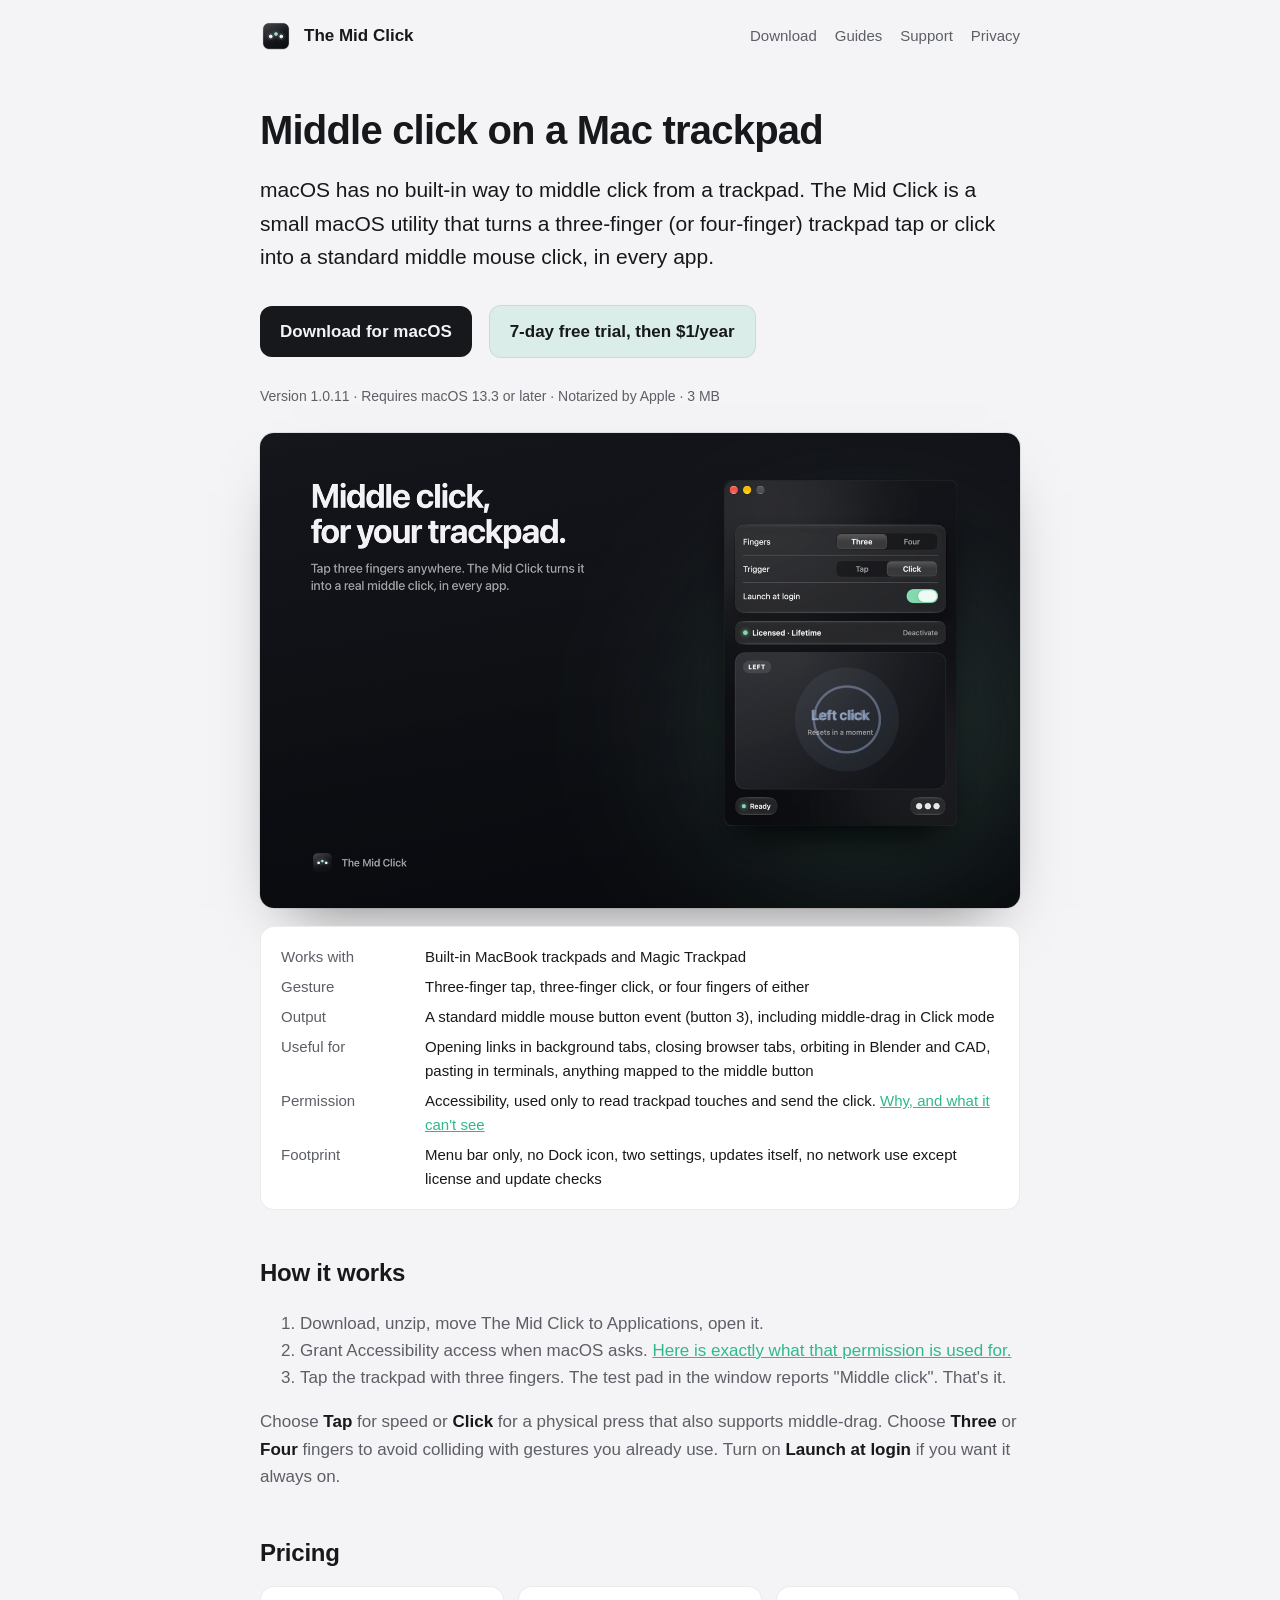
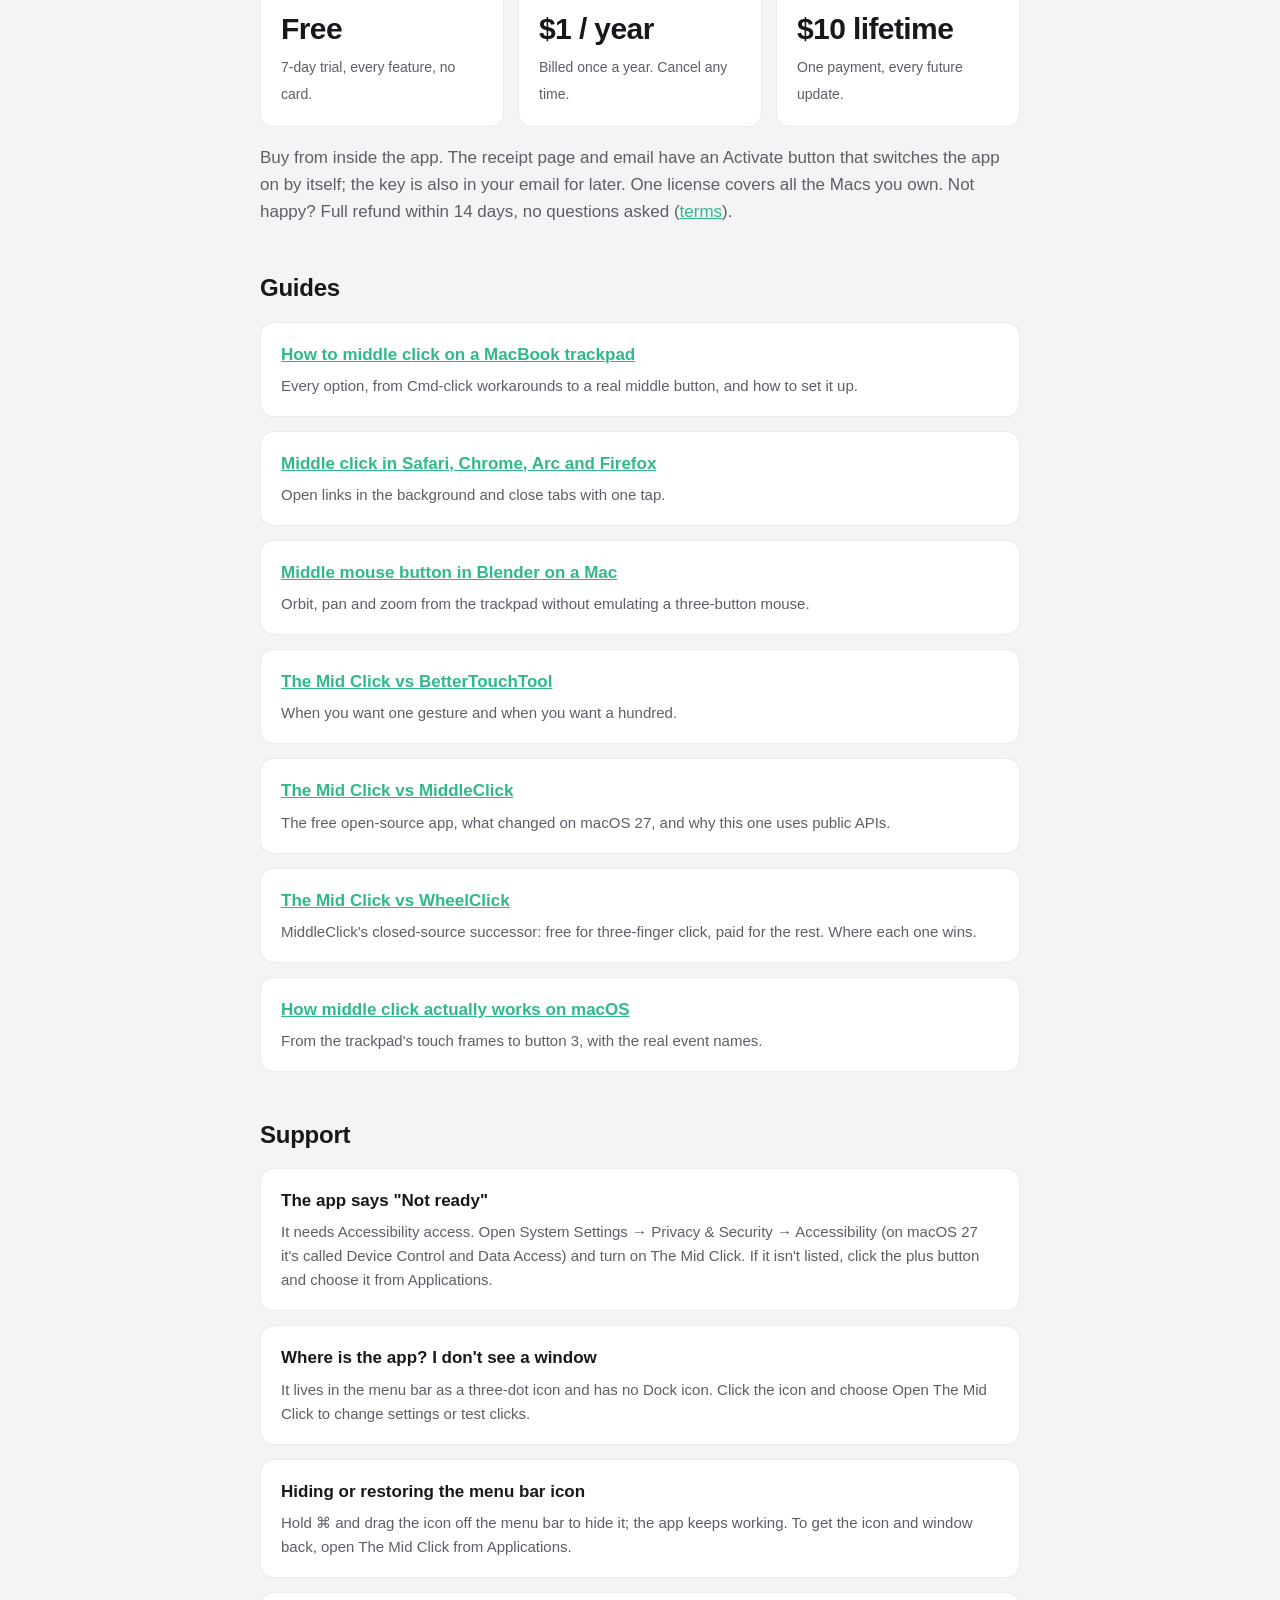
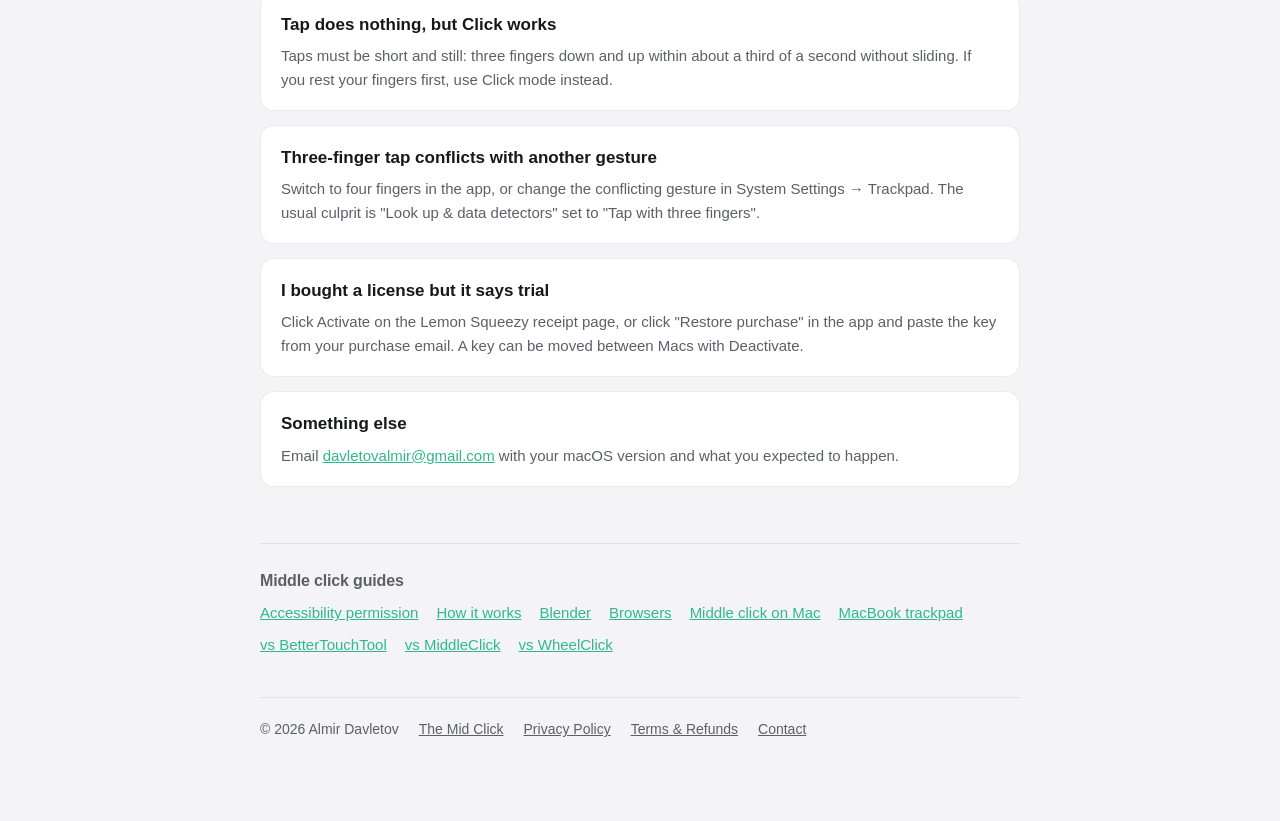
<file: index.html>
<!doctype html>
<html lang="en">
<head>
<meta charset="utf-8">
<meta name="viewport" content="width=device-width, initial-scale=1">
<title>The Mid Click — middle click for your Mac trackpad</title>
<meta name="description" content="The Mid Click is a macOS utility that turns a three-finger trackpad tap or click into a standard middle mouse click. 7-day free trial, then $1/year or $10 lifetime.">
<link rel="canonical" href="https://themidclick.com/">
<meta property="og:type" content="website">
<meta property="og:title" content="The Mid Click — middle click for your Mac trackpad">
<meta property="og:description" content="The Mid Click is a macOS utility that turns a three-finger trackpad tap or click into a standard middle mouse click. 7-day free trial, then $1/year or $10 lifetime.">
<meta property="og:url" content="https://themidclick.com/">
<meta property="og:image" content="https://themidclick.com/hero.png">
<meta name="twitter:card" content="summary_large_image">


<link rel="icon" href="icon.png">
<link rel="stylesheet" href="style.css">
<script type="application/ld+json">{"@context": "https://schema.org", "@type": "SoftwareApplication", "name": "The Mid Click", "operatingSystem": "macOS 13.3 or later", "applicationCategory": "UtilitiesApplication", "description": "The Mid Click is a macOS utility that turns a three-finger trackpad tap or click into a standard middle mouse click. 7-day free trial, then $1/year or $10 lifetime.", "url": "https://themidclick.com/", "downloadUrl": "https://github.com/davletovalmir/the-mid-click/releases/latest/download/TheMidClick.zip", "softwareVersion": "1.0.11", "author": {"@type": "Person", "name": "Almir Davletov"}, "offers": [{"@type": "Offer", "price": "1.00", "priceCurrency": "USD", "name": "Yearly", "description": "7-day free trial, then $1 per year"}, {"@type": "Offer", "price": "10.00", "priceCurrency": "USD", "name": "Lifetime"}]}</script>
</head>
<body>
<nav><img src="icon.png" alt=""><a href="">The Mid Click</a><span class="links"><a href="#download">Download</a><a href="#guides">Guides</a><a href="#support">Support</a><a href="privacy.html">Privacy</a></span></nav>
<main>
<h1>Middle click on a Mac trackpad</h1>
<p class="lead">macOS has no built-in way to middle click from a trackpad. The Mid Click is a small macOS utility that turns a three-finger (or four-finger) trackpad tap or click into a standard middle mouse click, in every app.</p>

<p id="download">
  <a class="cta" href="https://github.com/davletovalmir/the-mid-click/releases/latest/download/TheMidClick.zip">Download for macOS</a>
  <a class="cta secondary" href="#pricing">7-day free trial, then $1/year</a>
</p>
<p class="meta">Version 1.0.11 · Requires macOS 13.3 or later · Notarized by Apple · 3 MB</p>

<div class="hero"><img src="hero.png" alt="The Mid Click window showing a detected middle click on the test pad"></div>

<div class="facts"><dl>
  <dt>Works with</dt><dd>Built-in MacBook trackpads and Magic Trackpad</dd>
  <dt>Gesture</dt><dd>Three-finger tap, three-finger click, or four fingers of either</dd>
  <dt>Output</dt><dd>A standard middle mouse button event (button 3), including middle-drag in Click mode</dd>
  <dt>Useful for</dt><dd>Opening links in background tabs, closing browser tabs, orbiting in Blender and CAD, pasting in terminals, anything mapped to the middle button</dd>
  <dt>Permission</dt><dd>Accessibility, used only to read trackpad touches and send the click. <a href="accessibility-permission/">Why, and what it can't see</a></dd>
  <dt>Footprint</dt><dd>Menu bar only, no Dock icon, two settings, updates itself, no network use except license and update checks</dd>
</dl></div>

<h2 id="how">How it works</h2>
<ol>
  <li>Download, unzip, move The Mid Click to Applications, open it.</li>
  <li>Grant Accessibility access when macOS asks. <a href="accessibility-permission/">Here is exactly what that permission is used for.</a></li>
  <li>Tap the trackpad with three fingers. The test pad in the window reports "Middle click". That's it.</li>
</ol>
<p>Choose <strong>Tap</strong> for speed or <strong>Click</strong> for a physical press that also supports middle-drag. Choose <strong>Three</strong> or <strong>Four</strong> fingers to avoid colliding with gestures you already use. Turn on <strong>Launch at login</strong> if you want it always on.</p>

<h2 id="pricing">Pricing</h2>
<div class="pricing">
  <div class="price"><b>Free</b><span>7-day trial, every feature, no card.</span></div>
  <div class="price"><b>$1 / year</b><span>Billed once a year. Cancel any time.</span></div>
  <div class="price"><b>$10 lifetime</b><span>One payment, every future update.</span></div>
</div>
<p>Buy from inside the app. The receipt page and email have an Activate button that switches the app on by itself; the key is also in your email for later. One license covers all the Macs you own. Not happy? Full refund within 14 days, no questions asked (<a href="terms.html">terms</a>).</p>

<h2 id="guides">Guides</h2>
<div class="card"><h3><a href="middle-click-macbook-trackpad/">How to middle click on a MacBook trackpad</a></h3><p>Every option, from Cmd-click workarounds to a real middle button, and how to set it up.</p></div>
<div class="card"><h3><a href="middle-click-browser-mac/">Middle click in Safari, Chrome, Arc and Firefox</a></h3><p>Open links in the background and close tabs with one tap.</p></div>
<div class="card"><h3><a href="middle-click-blender-mac/">Middle mouse button in Blender on a Mac</a></h3><p>Orbit, pan and zoom from the trackpad without emulating a three-button mouse.</p></div>
<div class="card"><h3><a href="the-mid-click-vs-bettertouchtool/">The Mid Click vs BetterTouchTool</a></h3><p>When you want one gesture and when you want a hundred.</p></div>
<div class="card"><h3><a href="the-mid-click-vs-middleclick/">The Mid Click vs MiddleClick</a></h3><p>The free open-source app, what changed on macOS 27, and why this one uses public APIs.</p></div>
<div class="card"><h3><a href="the-mid-click-vs-wheelclick/">The Mid Click vs WheelClick</a></h3><p>MiddleClick's closed-source successor: free for three-finger click, paid for the rest. Where each one wins.</p></div>
<div class="card"><h3><a href="how-middle-click-works-on-macos/">How middle click actually works on macOS</a></h3><p>From the trackpad's touch frames to button 3, with the real event names.</p></div>

<h2 id="support">Support</h2>
<div class="card"><h3>The app says "Not ready"</h3><p>It needs Accessibility access. Open System Settings → Privacy &amp; Security → Accessibility (on macOS 27 it's called Device Control and Data Access) and turn on The Mid Click. If it isn't listed, click the plus button and choose it from Applications.</p></div>
<div class="card"><h3>Where is the app? I don't see a window</h3><p>It lives in the menu bar as a three-dot icon and has no Dock icon. Click the icon and choose Open The Mid Click to change settings or test clicks.</p></div>
<div class="card"><h3>Hiding or restoring the menu bar icon</h3><p>Hold ⌘ and drag the icon off the menu bar to hide it; the app keeps working. To get the icon and window back, open The Mid Click from Applications.</p></div>
<div class="card"><h3>Tap does nothing, but Click works</h3><p>Taps must be short and still: three fingers down and up within about a third of a second without sliding. If you rest your fingers first, use Click mode instead.</p></div>
<div class="card"><h3>Three-finger tap conflicts with another gesture</h3><p>Switch to four fingers in the app, or change the conflicting gesture in System Settings → Trackpad. The usual culprit is "Look up &amp; data detectors" set to "Tap with three fingers".</p></div>
<div class="card"><h3>I bought a license but it says trial</h3><p>Click Activate on the Lemon Squeezy receipt page, or click "Restore purchase" in the app and paste the key from your purchase email. A key can be moved between Macs with Deactivate.</p></div>
<div class="card"><h3>Something else</h3><p>Email <a href="mailto:davletovalmir@gmail.com">davletovalmir@gmail.com</a> with your macOS version and what you expected to happen.</p></div>

</main>
<aside class="more"><h2>Middle click guides</h2><ul><li><a href="accessibility-permission/">Accessibility permission</a></li><li><a href="how-middle-click-works-on-macos/">How it works</a></li><li><a href="middle-click-blender-mac/">Blender</a></li><li><a href="middle-click-browser-mac/">Browsers</a></li><li><a href="middle-click-mac/">Middle click on Mac</a></li><li><a href="middle-click-macbook-trackpad/">MacBook trackpad</a></li><li><a href="the-mid-click-vs-bettertouchtool/">vs BetterTouchTool</a></li><li><a href="the-mid-click-vs-middleclick/">vs MiddleClick</a></li><li><a href="the-mid-click-vs-wheelclick/">vs WheelClick</a></li></ul></aside>
<footer><span>© 2026 Almir Davletov</span><a href="">The Mid Click</a><a href="privacy.html">Privacy Policy</a><a href="terms.html">Terms &amp; Refunds</a><a href="mailto:davletovalmir@gmail.com">Contact</a></footer>
</body>
</html>
</file>
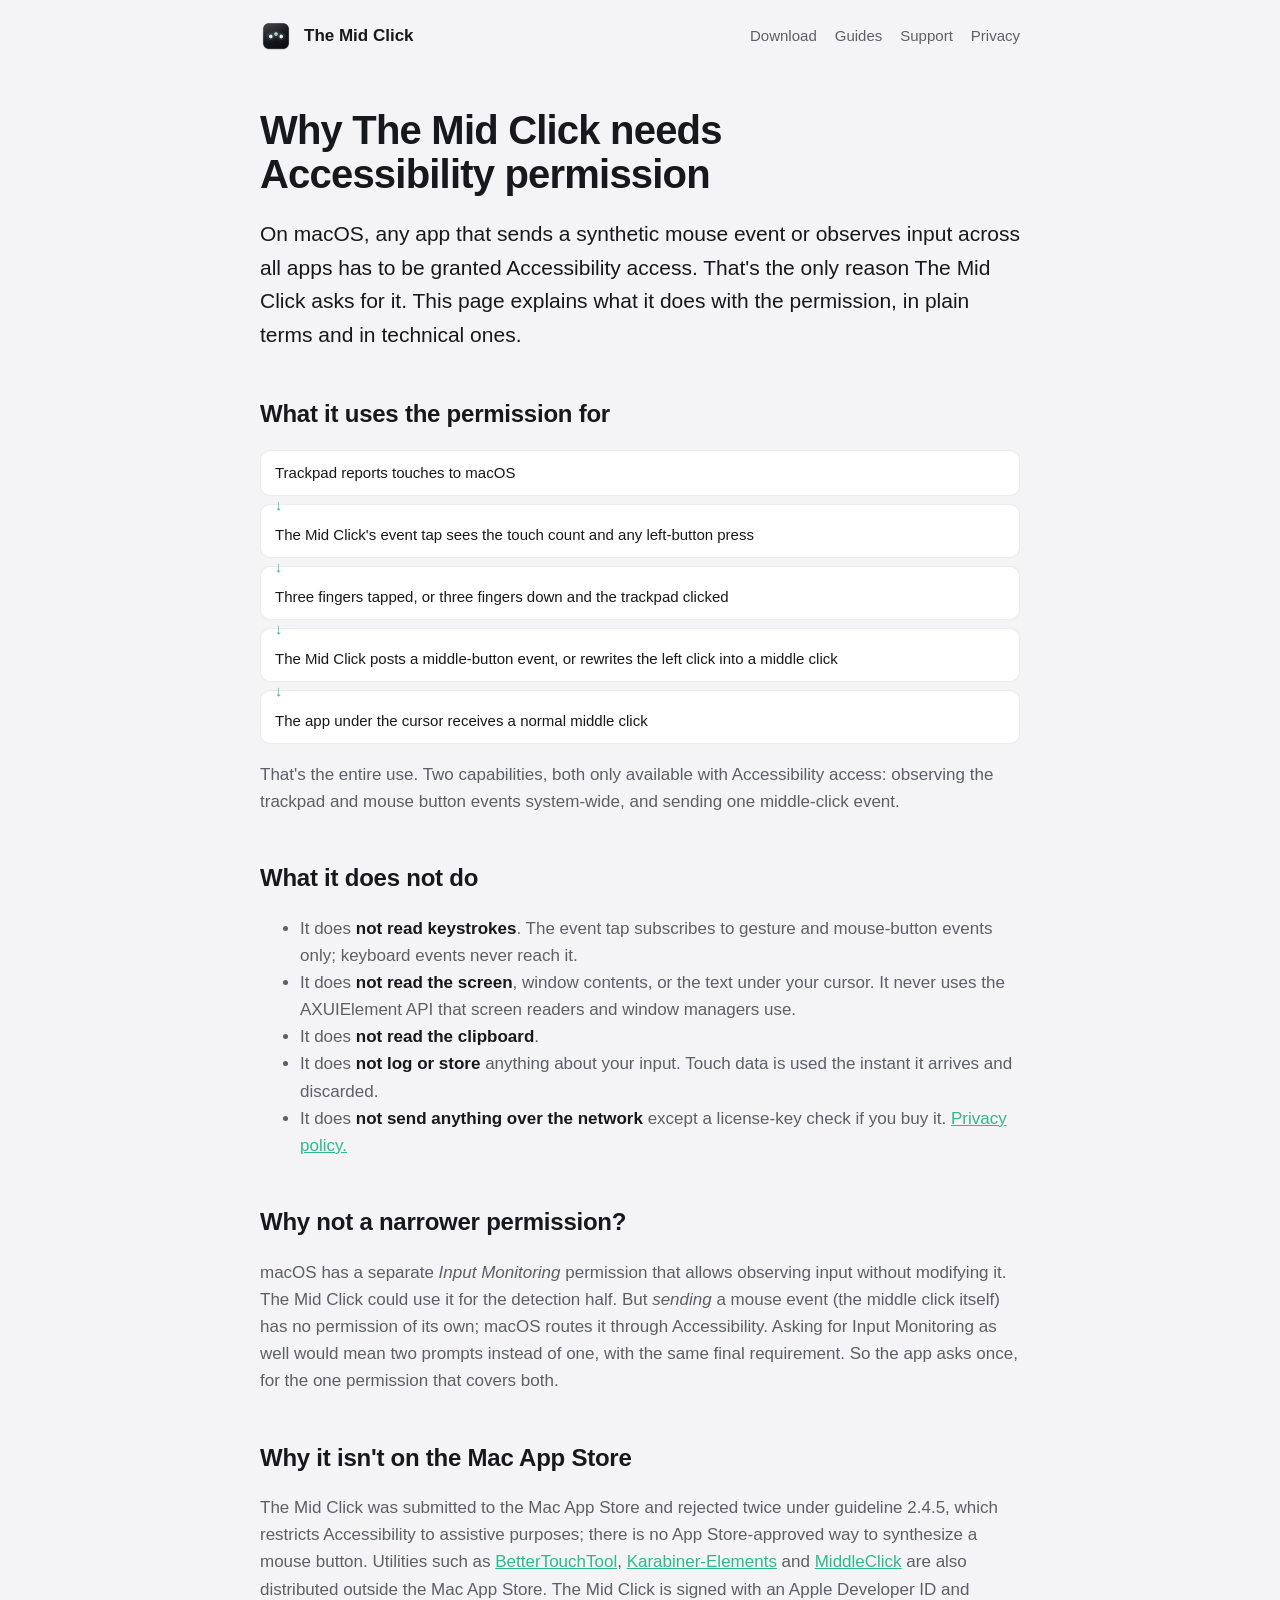
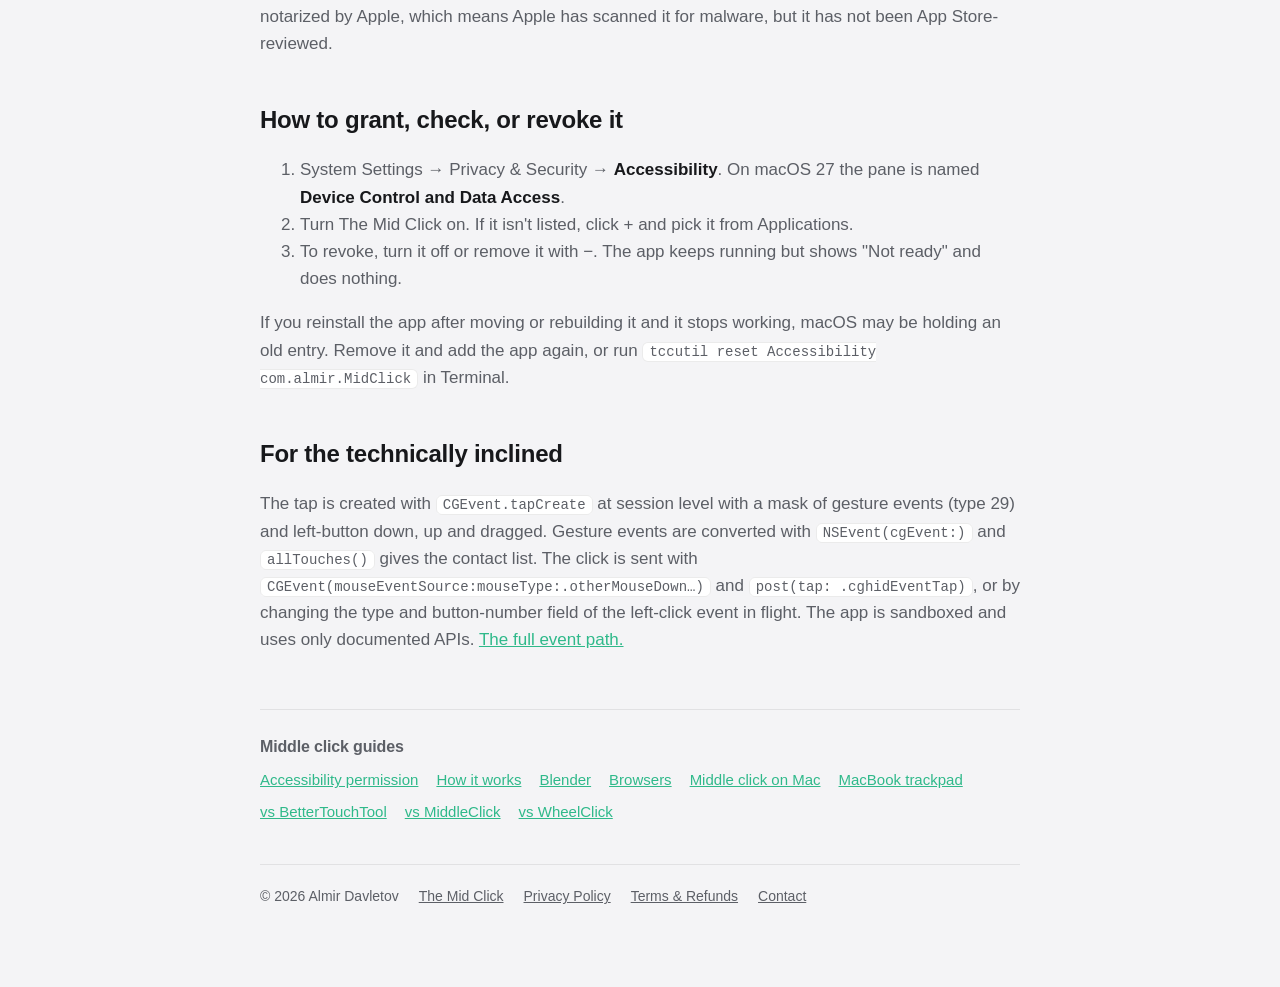
<file: accessibility-permission/index.html>
<!doctype html>
<html lang="en">
<head>
<meta charset="utf-8">
<meta name="viewport" content="width=device-width, initial-scale=1">
<title>Why The Mid Click needs Accessibility permission · The Mid Click</title>
<meta name="description" content="The Mid Click asks for macOS Accessibility access. Exactly what it uses it for, what it can and cannot see, and why no other permission would work.">
<link rel="canonical" href="https://themidclick.com/accessibility-permission/">
<meta property="og:type" content="article">
<meta property="og:title" content="Why The Mid Click needs Accessibility permission">
<meta property="og:description" content="The Mid Click asks for macOS Accessibility access. Exactly what it uses it for, what it can and cannot see, and why no other permission would work.">
<meta property="og:url" content="https://themidclick.com/accessibility-permission/">
<meta property="og:image" content="https://themidclick.com/hero.png">
<meta name="twitter:card" content="summary_large_image">


<link rel="icon" href="../icon.png">
<link rel="stylesheet" href="../style.css">
<script type="application/ld+json">{"@context": "https://schema.org", "@type": "TechArticle", "headline": "Why The Mid Click needs Accessibility permission", "description": "The Mid Click asks for macOS Accessibility access. Exactly what it uses it for, what it can and cannot see, and why no other permission would work.", "datePublished": "2026-10-26", "dateModified": "2026-10-26", "author": {"@type": "Person", "name": "Almir Davletov"}, "mainEntityOfPage": "https://themidclick.com/accessibility-permission/", "about": {"@type": "SoftwareApplication", "name": "The Mid Click", "operatingSystem": "macOS 13.3 or later"}}</script>
</head>
<body>
<nav><img src="../icon.png" alt=""><a href="../">The Mid Click</a><span class="links"><a href="../#download">Download</a><a href="../#guides">Guides</a><a href="../#support">Support</a><a href="../privacy.html">Privacy</a></span></nav>
<main>
<h1>Why The Mid Click needs Accessibility permission</h1>
<p class="lead">On macOS, any app that sends a synthetic mouse event or observes input across all apps has to be granted Accessibility access. That's the only reason The Mid Click asks for it. This page explains what it does with the permission, in plain terms and in technical ones.</p>

<h2>What it uses the permission for</h2>
<div class="flow">
  <div>Trackpad reports touches to macOS</div>
  <div>The Mid Click's event tap sees the touch count and any left-button press</div>
  <div>Three fingers tapped, or three fingers down and the trackpad clicked</div>
  <div>The Mid Click posts a middle-button event, or rewrites the left click into a middle click</div>
  <div>The app under the cursor receives a normal middle click</div>
</div>
<p>That's the entire use. Two capabilities, both only available with Accessibility access: observing the trackpad and mouse button events system-wide, and sending one middle-click event.</p>

<h2>What it does not do</h2>
<ul>
  <li>It does <strong>not read keystrokes</strong>. The event tap subscribes to gesture and mouse-button events only; keyboard events never reach it.</li>
  <li>It does <strong>not read the screen</strong>, window contents, or the text under your cursor. It never uses the AXUIElement API that screen readers and window managers use.</li>
  <li>It does <strong>not read the clipboard</strong>.</li>
  <li>It does <strong>not log or store</strong> anything about your input. Touch data is used the instant it arrives and discarded.</li>
  <li>It does <strong>not send anything over the network</strong> except a license-key check if you buy it. <a href="../privacy.html">Privacy policy.</a></li>
</ul>

<h2>Why not a narrower permission?</h2>
<p>macOS has a separate <em>Input Monitoring</em> permission that allows observing input without modifying it. The Mid Click could use it for the detection half. But <em>sending</em> a mouse event (the middle click itself) has no permission of its own; macOS routes it through Accessibility. Asking for Input Monitoring as well would mean two prompts instead of one, with the same final requirement. So the app asks once, for the one permission that covers both.</p>

<h2>Why it isn't on the Mac App Store</h2>
<p>The Mid Click was submitted to the Mac App Store and rejected twice under guideline 2.4.5, which restricts Accessibility to assistive purposes; there is no App Store-approved way to synthesize a mouse button. Utilities such as <a href="https://folivora.ai">BetterTouchTool</a>, <a href="https://karabiner-elements.pqrs.org">Karabiner-Elements</a> and <a href="https://github.com/artginzburg/MiddleClick">MiddleClick</a> are also distributed outside the Mac App Store. The Mid Click is signed with an Apple Developer ID and notarized by Apple, which means Apple has scanned it for malware, but it has not been App Store-reviewed.</p>

<h2>How to grant, check, or revoke it</h2>
<ol>
  <li>System Settings → Privacy &amp; Security → <strong>Accessibility</strong>. On macOS 27 the pane is named <strong>Device Control and Data Access</strong>.</li>
  <li>Turn The Mid Click on. If it isn't listed, click + and pick it from Applications.</li>
  <li>To revoke, turn it off or remove it with −. The app keeps running but shows "Not ready" and does nothing.</li>
</ol>
<p>If you reinstall the app after moving or rebuilding it and it stops working, macOS may be holding an old entry. Remove it and add the app again, or run <code>tccutil reset Accessibility com.almir.MidClick</code> in Terminal.</p>

<h2>For the technically inclined</h2>
<p>The tap is created with <code>CGEvent.tapCreate</code> at session level with a mask of gesture events (type 29) and left-button down, up and dragged. Gesture events are converted with <code>NSEvent(cgEvent:)</code> and <code>allTouches()</code> gives the contact list. The click is sent with <code>CGEvent(mouseEventSource:mouseType:.otherMouseDown…)</code> and <code>post(tap: .cghidEventTap)</code>, or by changing the type and button-number field of the left-click event in flight. The app is sandboxed and uses only documented APIs. <a href="../how-middle-click-works-on-macos/">The full event path.</a></p>

</main>
<aside class="more"><h2>Middle click guides</h2><ul><li><a href="../accessibility-permission/">Accessibility permission</a></li><li><a href="../how-middle-click-works-on-macos/">How it works</a></li><li><a href="../middle-click-blender-mac/">Blender</a></li><li><a href="../middle-click-browser-mac/">Browsers</a></li><li><a href="../middle-click-mac/">Middle click on Mac</a></li><li><a href="../middle-click-macbook-trackpad/">MacBook trackpad</a></li><li><a href="../the-mid-click-vs-bettertouchtool/">vs BetterTouchTool</a></li><li><a href="../the-mid-click-vs-middleclick/">vs MiddleClick</a></li><li><a href="../the-mid-click-vs-wheelclick/">vs WheelClick</a></li></ul></aside>
<footer><span>© 2026 Almir Davletov</span><a href="../">The Mid Click</a><a href="../privacy.html">Privacy Policy</a><a href="../terms.html">Terms &amp; Refunds</a><a href="mailto:davletovalmir@gmail.com">Contact</a></footer>
</body>
</html>
</file>
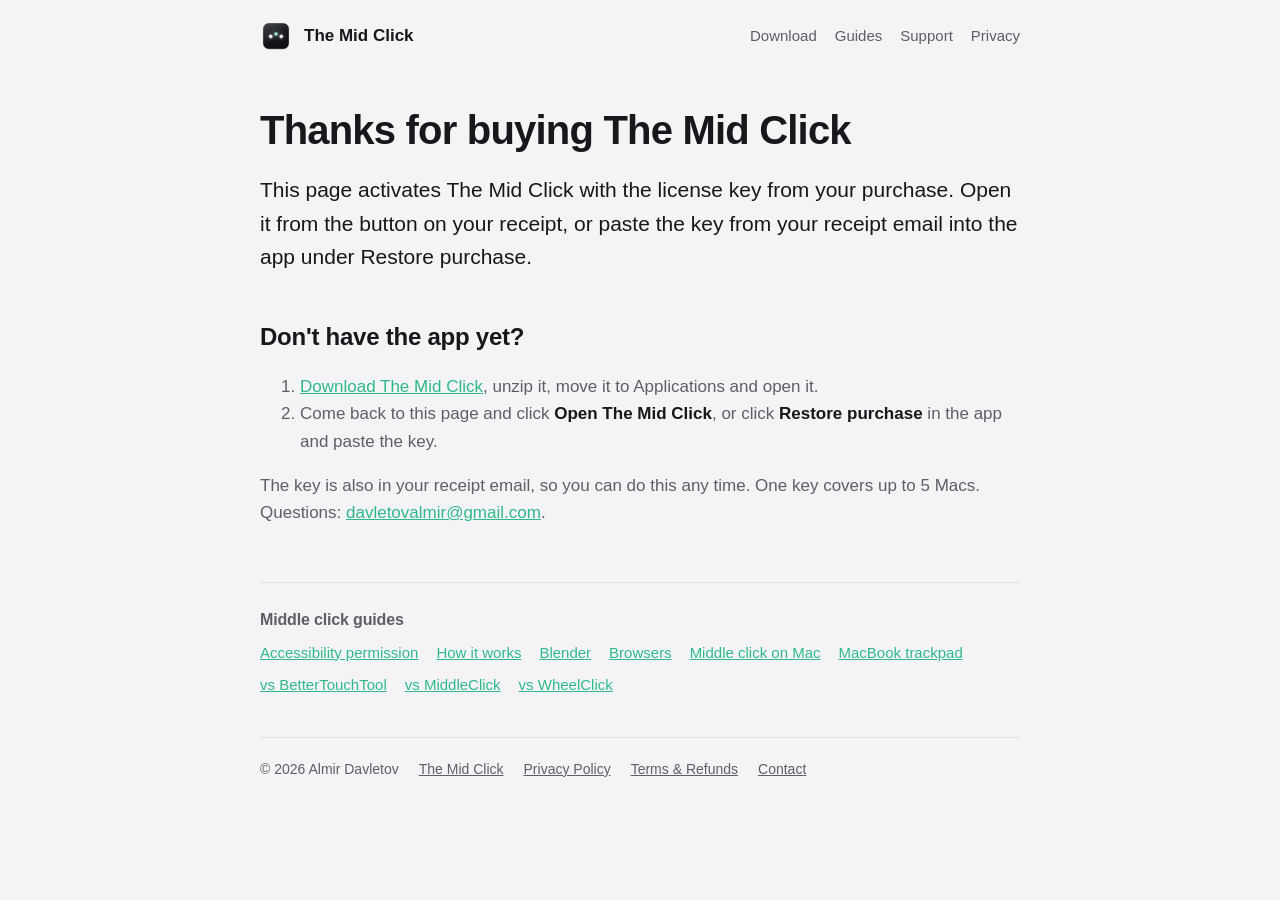
<file: activate/index.html>
<!doctype html>
<html lang="en">
<head>
<meta charset="utf-8">
<meta name="viewport" content="width=device-width, initial-scale=1">
<title>Activate The Mid Click · The Mid Click</title>
<meta name="description" content="Activate your The Mid Click license key after purchase.">
<link rel="canonical" href="https://themidclick.com/activate/">
<meta property="og:type" content="website">
<meta property="og:title" content="Activate The Mid Click">
<meta property="og:description" content="Activate your The Mid Click license key after purchase.">
<meta property="og:url" content="https://themidclick.com/activate/">
<meta property="og:image" content="https://themidclick.com/hero.png">
<meta name="twitter:card" content="summary_large_image">

<meta name="robots" content="noindex">
<link rel="icon" href="../icon.png">
<link rel="stylesheet" href="../style.css">
<script type="application/ld+json">{"@context": "https://schema.org", "@type": "SoftwareApplication", "name": "The Mid Click", "operatingSystem": "macOS 13.3 or later", "applicationCategory": "UtilitiesApplication", "description": "Activate your The Mid Click license key after purchase.", "url": "https://themidclick.com/", "downloadUrl": "https://github.com/davletovalmir/the-mid-click/releases/latest/download/TheMidClick.zip", "softwareVersion": "1.0.11", "author": {"@type": "Person", "name": "Almir Davletov"}, "offers": [{"@type": "Offer", "price": "1.00", "priceCurrency": "USD", "name": "Yearly", "description": "7-day free trial, then $1 per year"}, {"@type": "Offer", "price": "10.00", "priceCurrency": "USD", "name": "Lifetime"}]}</script>
</head>
<body>
<nav><img src="../icon.png" alt=""><a href="../">The Mid Click</a><span class="links"><a href="../#download">Download</a><a href="../#guides">Guides</a><a href="../#support">Support</a><a href="../privacy.html">Privacy</a></span></nav>
<main>
<h1>Thanks for buying The Mid Click</h1>
<p class="lead" id="lead">Your license key is below. Click the button and the app will activate itself.</p>

<div class="card" id="keycard">
  <h3>Your license key</h3>
  <p><code id="key" style="font-size:16px;user-select:all;word-break:break-all">…</code></p>
</div>

<p>
  <a class="cta" id="open" href="#">Open The Mid Click</a>
  <a class="cta secondary" id="copy" href="#">Copy key</a>
</p>
<p class="meta" id="hint">If macOS asks whether to open The Mid Click, choose Open.</p>

<h2>Don't have the app yet?</h2>
<ol>
  <li><a href="https://github.com/davletovalmir/the-mid-click/releases/latest/download/TheMidClick.zip">Download The Mid Click</a>, unzip it, move it to Applications and open it.</li>
  <li>Come back to this page and click <strong>Open The Mid Click</strong>, or click <strong>Restore purchase</strong> in the app and paste the key.</li>
</ol>
<p>The key is also in your receipt email, so you can do this any time. One key covers up to 5 Macs. Questions: <a href="mailto:davletovalmir@gmail.com">davletovalmir@gmail.com</a>.</p>

<script>
(function () {
  var key = (new URLSearchParams(location.search).get("key") || "").trim();
  var keyEl = document.getElementById("key"), open = document.getElementById("open"), copy = document.getElementById("copy");
  if (!key || key.indexOf("[") === 0) {
    document.getElementById("lead").textContent = "This page activates The Mid Click with the license key from your purchase. Open it from the button on your receipt, or paste the key from your receipt email into the app under Restore purchase.";
    document.getElementById("keycard").style.display = "none";
    open.style.display = copy.style.display = "none";
    document.getElementById("hint").style.display = "none";
    return;
  }
  keyEl.textContent = key;
  var scheme = "themidclick://activate?key=" + encodeURIComponent(key);
  open.href = scheme;
  copy.addEventListener("click", function (e) {
    e.preventDefault();
    var done = function () { copy.textContent = "Copied"; setTimeout(function () { copy.textContent = "Copy key"; }, 2000); };
    if (navigator.clipboard) navigator.clipboard.writeText(key).then(done, done);
    else { var r = document.createRange(); r.selectNodeContents(keyEl); var s = getSelection(); s.removeAllRanges(); s.addRange(r); document.execCommand("copy"); done(); }
  });
  // Try the app straight away; the button stays for browsers that block automatic scheme launches.
  setTimeout(function () { location.href = scheme; }, 500);
})();
</script>

</main>
<aside class="more"><h2>Middle click guides</h2><ul><li><a href="../accessibility-permission/">Accessibility permission</a></li><li><a href="../how-middle-click-works-on-macos/">How it works</a></li><li><a href="../middle-click-blender-mac/">Blender</a></li><li><a href="../middle-click-browser-mac/">Browsers</a></li><li><a href="../middle-click-mac/">Middle click on Mac</a></li><li><a href="../middle-click-macbook-trackpad/">MacBook trackpad</a></li><li><a href="../the-mid-click-vs-bettertouchtool/">vs BetterTouchTool</a></li><li><a href="../the-mid-click-vs-middleclick/">vs MiddleClick</a></li><li><a href="../the-mid-click-vs-wheelclick/">vs WheelClick</a></li></ul></aside>
<footer><span>© 2026 Almir Davletov</span><a href="../">The Mid Click</a><a href="../privacy.html">Privacy Policy</a><a href="../terms.html">Terms &amp; Refunds</a><a href="mailto:davletovalmir@gmail.com">Contact</a></footer>
</body>
</html>
</file>
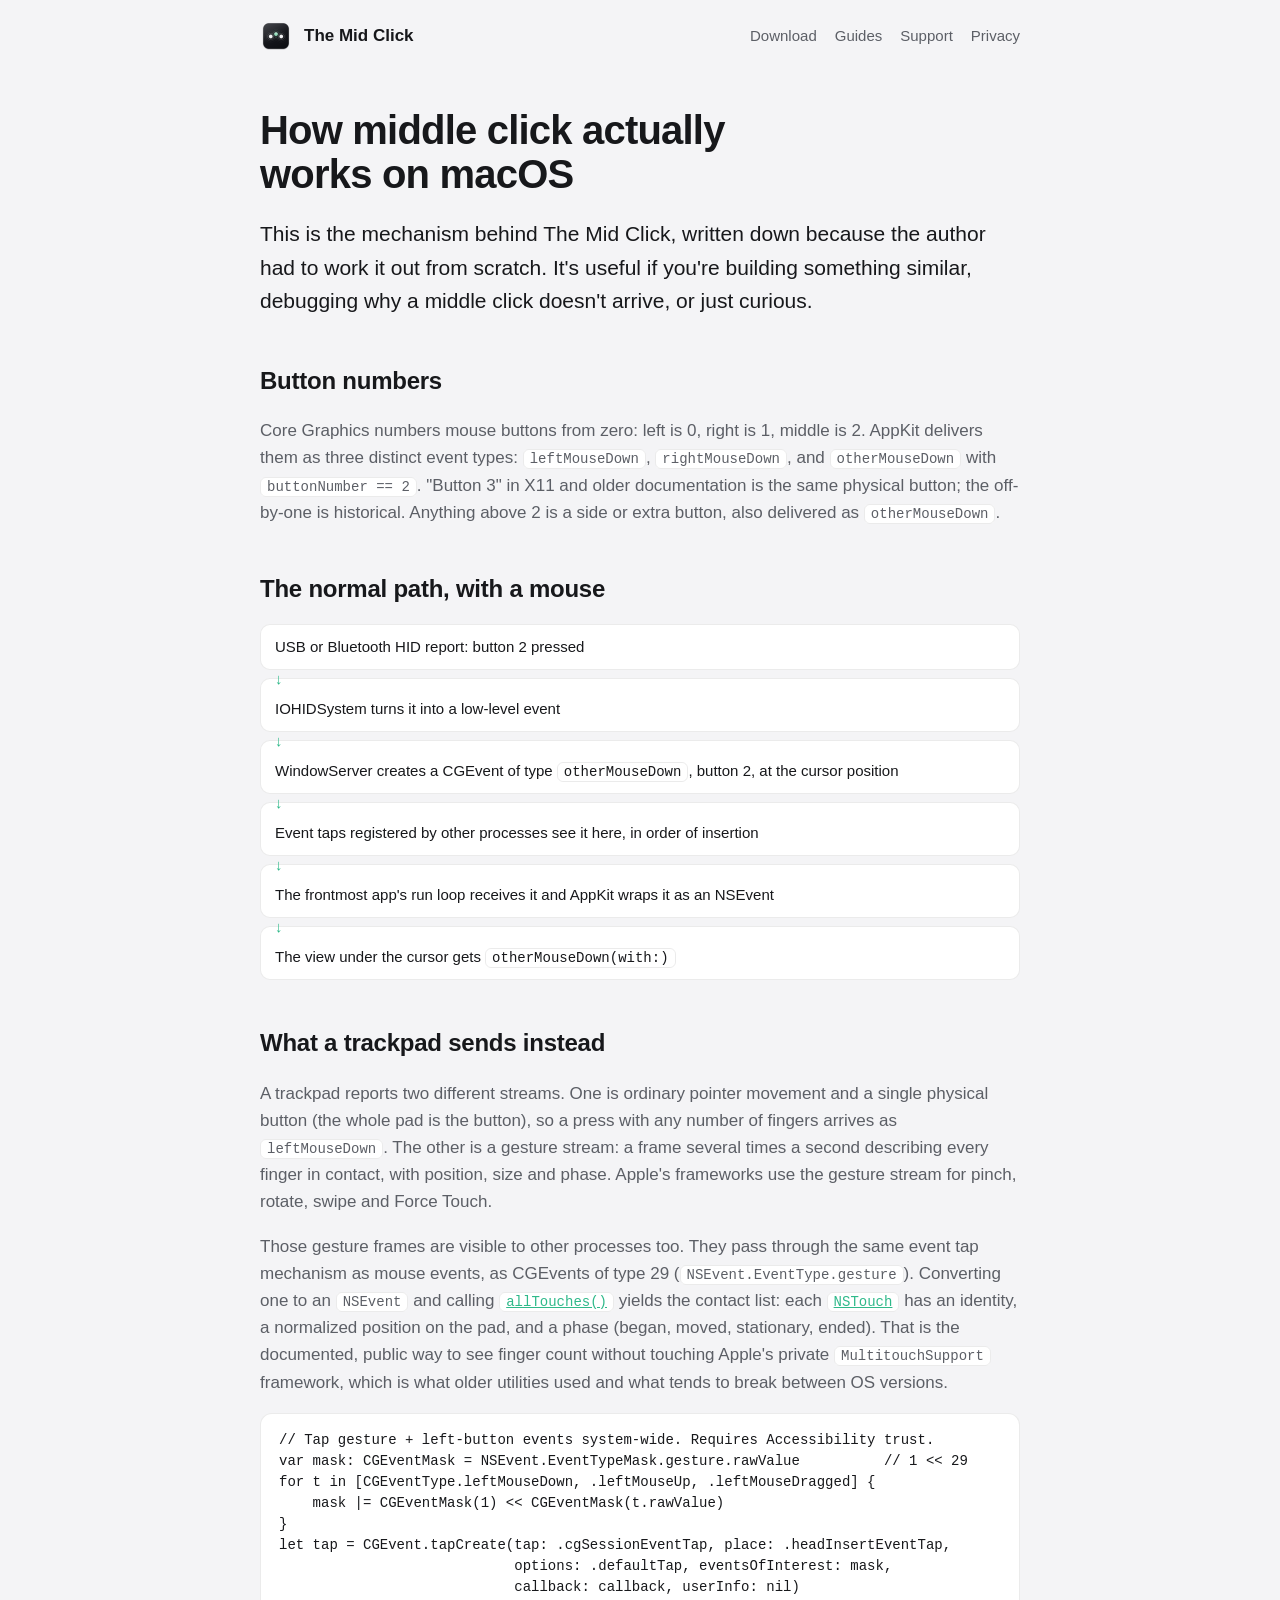
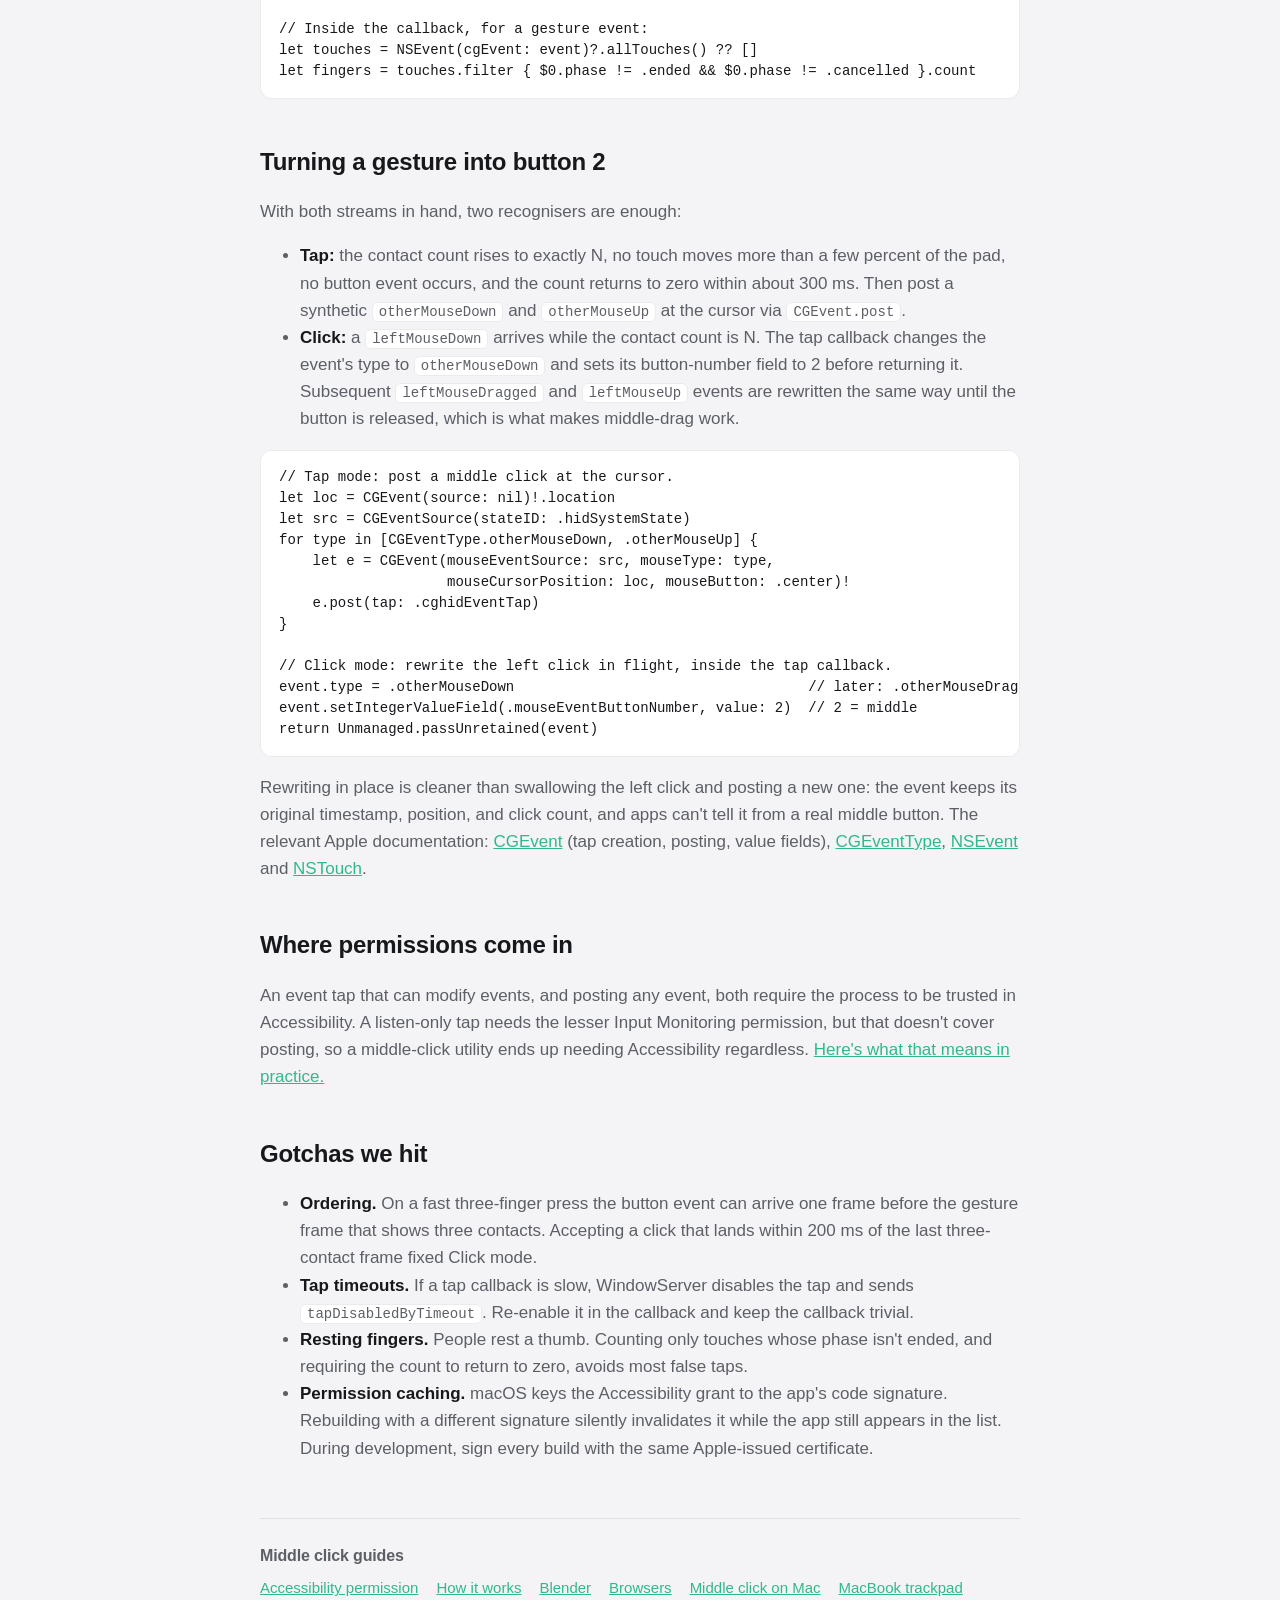
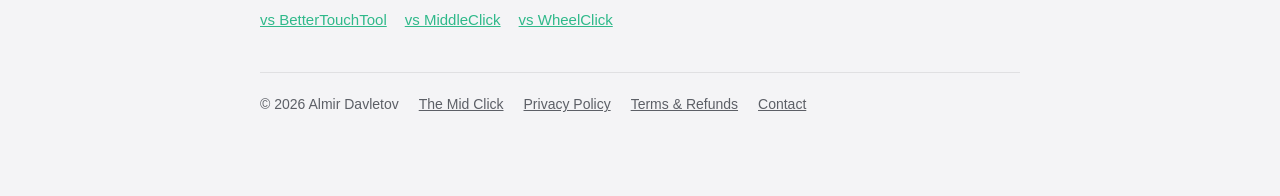
<file: how-middle-click-works-on-macos/index.html>
<!doctype html>
<html lang="en">
<head>
<meta charset="utf-8">
<meta name="viewport" content="width=device-width, initial-scale=1">
<title>How middle click actually works on macOS · The Mid Click</title>
<meta name="description" content="The path from a trackpad touch frame to a middle-button event in an app: HID, WindowServer, CGEvent, NSEvent, button numbers, event taps, and how a three-finger gesture becomes button 3.">
<link rel="canonical" href="https://themidclick.com/how-middle-click-works-on-macos/">
<meta property="og:type" content="article">
<meta property="og:title" content="How middle click actually works on macOS">
<meta property="og:description" content="The path from a trackpad touch frame to a middle-button event in an app: HID, WindowServer, CGEvent, NSEvent, button numbers, event taps, and how a three-finger gesture becomes button 3.">
<meta property="og:url" content="https://themidclick.com/how-middle-click-works-on-macos/">
<meta property="og:image" content="https://themidclick.com/hero.png">
<meta name="twitter:card" content="summary_large_image">


<link rel="icon" href="../icon.png">
<link rel="stylesheet" href="../style.css">
<script type="application/ld+json">{"@context": "https://schema.org", "@type": "TechArticle", "headline": "How middle click actually works on macOS", "description": "The path from a trackpad touch frame to a middle-button event in an app: HID, WindowServer, CGEvent, NSEvent, button numbers, event taps, and how a three-finger gesture becomes button 3.", "datePublished": "2026-10-26", "dateModified": "2026-10-26", "author": {"@type": "Person", "name": "Almir Davletov"}, "mainEntityOfPage": "https://themidclick.com/how-middle-click-works-on-macos/", "about": {"@type": "SoftwareApplication", "name": "The Mid Click", "operatingSystem": "macOS 13.3 or later"}}</script>
</head>
<body>
<nav><img src="../icon.png" alt=""><a href="../">The Mid Click</a><span class="links"><a href="../#download">Download</a><a href="../#guides">Guides</a><a href="../#support">Support</a><a href="../privacy.html">Privacy</a></span></nav>
<main>
<h1>How middle click actually works on macOS</h1>
<p class="lead">This is the mechanism behind The Mid Click, written down because the author had to work it out from scratch. It's useful if you're building something similar, debugging why a middle click doesn't arrive, or just curious.</p>

<h2>Button numbers</h2>
<p>Core Graphics numbers mouse buttons from zero: left is 0, right is 1, middle is 2. AppKit delivers them as three distinct event types: <code>leftMouseDown</code>, <code>rightMouseDown</code>, and <code>otherMouseDown</code> with <code>buttonNumber == 2</code>. "Button 3" in X11 and older documentation is the same physical button; the off-by-one is historical. Anything above 2 is a side or extra button, also delivered as <code>otherMouseDown</code>.</p>

<h2>The normal path, with a mouse</h2>
<div class="flow">
  <div>USB or Bluetooth HID report: button 2 pressed</div>
  <div>IOHIDSystem turns it into a low-level event</div>
  <div>WindowServer creates a CGEvent of type <code>otherMouseDown</code>, button 2, at the cursor position</div>
  <div>Event taps registered by other processes see it here, in order of insertion</div>
  <div>The frontmost app's run loop receives it and AppKit wraps it as an NSEvent</div>
  <div>The view under the cursor gets <code>otherMouseDown(with:)</code></div>
</div>

<h2>What a trackpad sends instead</h2>
<p>A trackpad reports two different streams. One is ordinary pointer movement and a single physical button (the whole pad is the button), so a press with any number of fingers arrives as <code>leftMouseDown</code>. The other is a gesture stream: a frame several times a second describing every finger in contact, with position, size and phase. Apple's frameworks use the gesture stream for pinch, rotate, swipe and Force Touch.</p>
<p>Those gesture frames are visible to other processes too. They pass through the same event tap mechanism as mouse events, as CGEvents of type 29 (<code>NSEvent.EventType.gesture</code>). Converting one to an <code>NSEvent</code> and calling <a href="https://developer.apple.com/documentation/appkit/nsevent"><code>allTouches()</code></a> yields the contact list: each <a href="https://developer.apple.com/documentation/appkit/nstouch"><code>NSTouch</code></a> has an identity, a normalized position on the pad, and a phase (began, moved, stationary, ended). That is the documented, public way to see finger count without touching Apple's private <code>MultitouchSupport</code> framework, which is what older utilities used and what tends to break between OS versions.</p>
<pre><code>// Tap gesture + left-button events system-wide. Requires Accessibility trust.
var mask: CGEventMask = NSEvent.EventTypeMask.gesture.rawValue          // 1 &lt;&lt; 29
for t in [CGEventType.leftMouseDown, .leftMouseUp, .leftMouseDragged] {
    mask |= CGEventMask(1) &lt;&lt; CGEventMask(t.rawValue)
}
let tap = CGEvent.tapCreate(tap: .cgSessionEventTap, place: .headInsertEventTap,
                            options: .defaultTap, eventsOfInterest: mask,
                            callback: callback, userInfo: nil)

// Inside the callback, for a gesture event:
let touches = NSEvent(cgEvent: event)?.allTouches() ?? []
let fingers = touches.filter { $0.phase != .ended &amp;&amp; $0.phase != .cancelled }.count</code></pre>

<h2>Turning a gesture into button 2</h2>
<p>With both streams in hand, two recognisers are enough:</p>
<ul>
  <li><strong>Tap:</strong> the contact count rises to exactly N, no touch moves more than a few percent of the pad, no button event occurs, and the count returns to zero within about 300 ms. Then post a synthetic <code>otherMouseDown</code> and <code>otherMouseUp</code> at the cursor via <code>CGEvent.post</code>.</li>
  <li><strong>Click:</strong> a <code>leftMouseDown</code> arrives while the contact count is N. The tap callback changes the event's type to <code>otherMouseDown</code> and sets its button-number field to 2 before returning it. Subsequent <code>leftMouseDragged</code> and <code>leftMouseUp</code> events are rewritten the same way until the button is released, which is what makes middle-drag work.</li>
</ul>
<pre><code>// Tap mode: post a middle click at the cursor.
let loc = CGEvent(source: nil)!.location
let src = CGEventSource(stateID: .hidSystemState)
for type in [CGEventType.otherMouseDown, .otherMouseUp] {
    let e = CGEvent(mouseEventSource: src, mouseType: type,
                    mouseCursorPosition: loc, mouseButton: .center)!
    e.post(tap: .cghidEventTap)
}

// Click mode: rewrite the left click in flight, inside the tap callback.
event.type = .otherMouseDown                                   // later: .otherMouseDragged / .otherMouseUp
event.setIntegerValueField(.mouseEventButtonNumber, value: 2)  // 2 = middle
return Unmanaged.passUnretained(event)</code></pre>
<p>Rewriting in place is cleaner than swallowing the left click and posting a new one: the event keeps its original timestamp, position, and click count, and apps can't tell it from a real middle button. The relevant Apple documentation: <a href="https://developer.apple.com/documentation/coregraphics/cgevent">CGEvent</a> (tap creation, posting, value fields), <a href="https://developer.apple.com/documentation/coregraphics/cgeventtype">CGEventType</a>, <a href="https://developer.apple.com/documentation/appkit/nsevent">NSEvent</a> and <a href="https://developer.apple.com/documentation/appkit/nstouch">NSTouch</a>.</p>

<h2>Where permissions come in</h2>
<p>An event tap that can modify events, and posting any event, both require the process to be trusted in Accessibility. A listen-only tap needs the lesser Input Monitoring permission, but that doesn't cover posting, so a middle-click utility ends up needing Accessibility regardless. <a href="../accessibility-permission/">Here's what that means in practice.</a></p>

<h2>Gotchas we hit</h2>
<ul>
  <li><strong>Ordering.</strong> On a fast three-finger press the button event can arrive one frame before the gesture frame that shows three contacts. Accepting a click that lands within 200 ms of the last three-contact frame fixed Click mode.</li>
  <li><strong>Tap timeouts.</strong> If a tap callback is slow, WindowServer disables the tap and sends <code>tapDisabledByTimeout</code>. Re-enable it in the callback and keep the callback trivial.</li>
  <li><strong>Resting fingers.</strong> People rest a thumb. Counting only touches whose phase isn't ended, and requiring the count to return to zero, avoids most false taps.</li>
  <li><strong>Permission caching.</strong> macOS keys the Accessibility grant to the app's code signature. Rebuilding with a different signature silently invalidates it while the app still appears in the list. During development, sign every build with the same Apple-issued certificate.</li>
</ul>

</main>
<aside class="more"><h2>Middle click guides</h2><ul><li><a href="../accessibility-permission/">Accessibility permission</a></li><li><a href="../how-middle-click-works-on-macos/">How it works</a></li><li><a href="../middle-click-blender-mac/">Blender</a></li><li><a href="../middle-click-browser-mac/">Browsers</a></li><li><a href="../middle-click-mac/">Middle click on Mac</a></li><li><a href="../middle-click-macbook-trackpad/">MacBook trackpad</a></li><li><a href="../the-mid-click-vs-bettertouchtool/">vs BetterTouchTool</a></li><li><a href="../the-mid-click-vs-middleclick/">vs MiddleClick</a></li><li><a href="../the-mid-click-vs-wheelclick/">vs WheelClick</a></li></ul></aside>
<footer><span>© 2026 Almir Davletov</span><a href="../">The Mid Click</a><a href="../privacy.html">Privacy Policy</a><a href="../terms.html">Terms &amp; Refunds</a><a href="mailto:davletovalmir@gmail.com">Contact</a></footer>
</body>
</html>
</file>
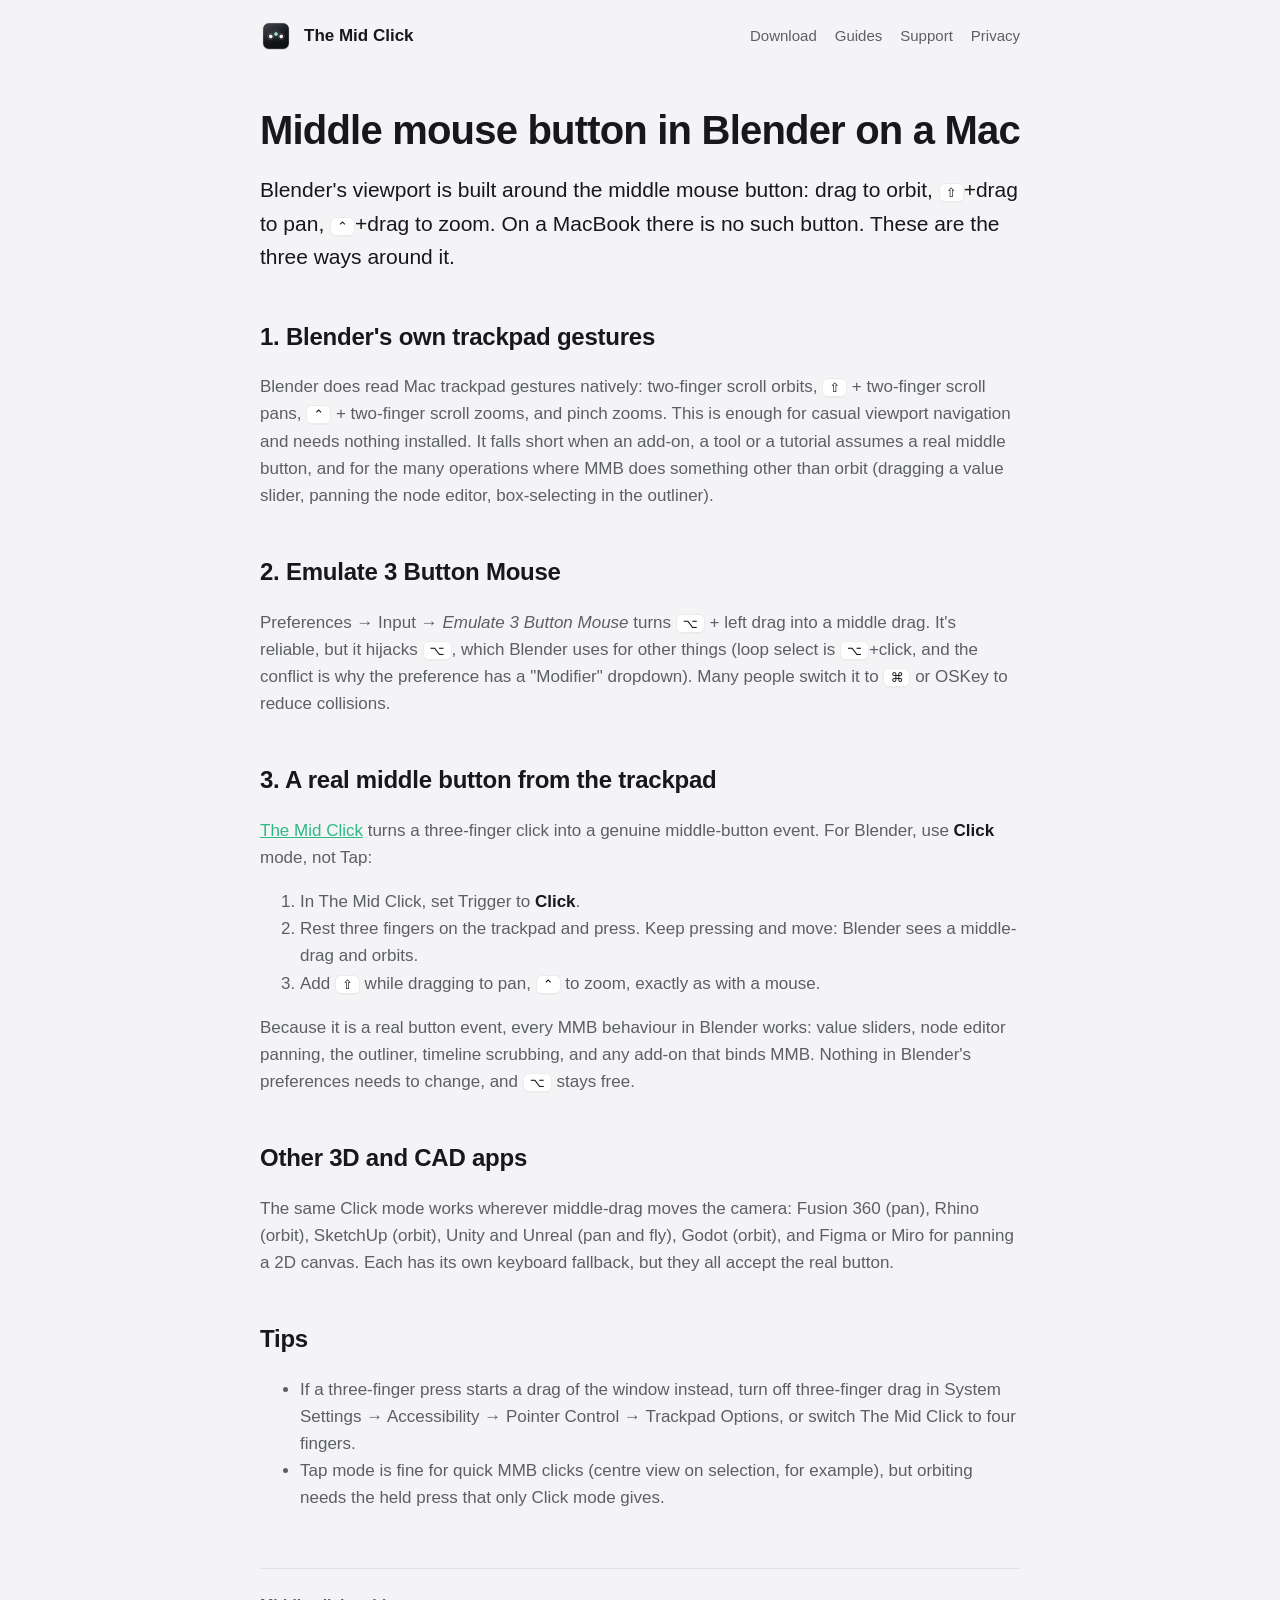
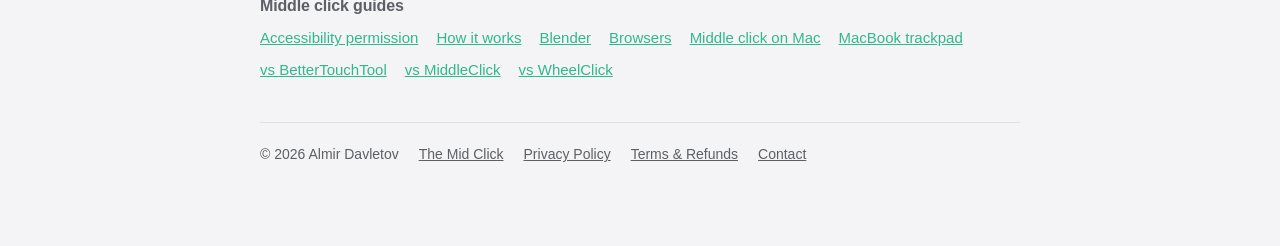
<file: middle-click-blender-mac/index.html>
<!doctype html>
<html lang="en">
<head>
<meta charset="utf-8">
<meta name="viewport" content="width=device-width, initial-scale=1">
<title>Middle mouse button in Blender on a Mac · The Mid Click</title>
<meta name="description" content="Blender's viewport orbits with the middle mouse button. How to get one on a MacBook trackpad: Emulate 3 Button Mouse, trackpad gestures, or The Mid Click's Click mode with middle-drag.">
<link rel="canonical" href="https://themidclick.com/middle-click-blender-mac/">
<meta property="og:type" content="article">
<meta property="og:title" content="Middle mouse button in Blender on a Mac">
<meta property="og:description" content="Blender's viewport orbits with the middle mouse button. How to get one on a MacBook trackpad: Emulate 3 Button Mouse, trackpad gestures, or The Mid Click's Click mode with middle-drag.">
<meta property="og:url" content="https://themidclick.com/middle-click-blender-mac/">
<meta property="og:image" content="https://themidclick.com/hero.png">
<meta name="twitter:card" content="summary_large_image">


<link rel="icon" href="../icon.png">
<link rel="stylesheet" href="../style.css">
<script type="application/ld+json">{"@context": "https://schema.org", "@type": "TechArticle", "headline": "Middle mouse button in Blender on a Mac", "description": "Blender's viewport orbits with the middle mouse button. How to get one on a MacBook trackpad: Emulate 3 Button Mouse, trackpad gestures, or The Mid Click's Click mode with middle-drag.", "datePublished": "2026-10-26", "dateModified": "2026-10-26", "author": {"@type": "Person", "name": "Almir Davletov"}, "mainEntityOfPage": "https://themidclick.com/middle-click-blender-mac/", "about": {"@type": "SoftwareApplication", "name": "The Mid Click", "operatingSystem": "macOS 13.3 or later"}}</script>
</head>
<body>
<nav><img src="../icon.png" alt=""><a href="../">The Mid Click</a><span class="links"><a href="../#download">Download</a><a href="../#guides">Guides</a><a href="../#support">Support</a><a href="../privacy.html">Privacy</a></span></nav>
<main>
<h1>Middle mouse button in Blender on a Mac</h1>
<p class="lead">Blender's viewport is built around the middle mouse button: drag to orbit, <kbd>⇧</kbd>+drag to pan, <kbd>⌃</kbd>+drag to zoom. On a MacBook there is no such button. These are the three ways around it.</p>

<h2>1. Blender's own trackpad gestures</h2>
<p>Blender does read Mac trackpad gestures natively: two-finger scroll orbits, <kbd>⇧</kbd> + two-finger scroll pans, <kbd>⌃</kbd> + two-finger scroll zooms, and pinch zooms. This is enough for casual viewport navigation and needs nothing installed. It falls short when an add-on, a tool or a tutorial assumes a real middle button, and for the many operations where MMB does something other than orbit (dragging a value slider, panning the node editor, box-selecting in the outliner).</p>

<h2>2. Emulate 3 Button Mouse</h2>
<p>Preferences → Input → <em>Emulate 3 Button Mouse</em> turns <kbd>⌥</kbd> + left drag into a middle drag. It's reliable, but it hijacks <kbd>⌥</kbd>, which Blender uses for other things (loop select is <kbd>⌥</kbd>+click, and the conflict is why the preference has a "Modifier" dropdown). Many people switch it to <kbd>⌘</kbd> or OSKey to reduce collisions.</p>

<h2>3. A real middle button from the trackpad</h2>
<p><a href="../">The Mid Click</a> turns a three-finger click into a genuine middle-button event. For Blender, use <strong>Click</strong> mode, not Tap:</p>
<ol>
  <li>In The Mid Click, set Trigger to <strong>Click</strong>.</li>
  <li>Rest three fingers on the trackpad and press. Keep pressing and move: Blender sees a middle-drag and orbits.</li>
  <li>Add <kbd>⇧</kbd> while dragging to pan, <kbd>⌃</kbd> to zoom, exactly as with a mouse.</li>
</ol>
<p>Because it is a real button event, every MMB behaviour in Blender works: value sliders, node editor panning, the outliner, timeline scrubbing, and any add-on that binds MMB. Nothing in Blender's preferences needs to change, and <kbd>⌥</kbd> stays free.</p>

<h2>Other 3D and CAD apps</h2>
<p>The same Click mode works wherever middle-drag moves the camera: Fusion 360 (pan), Rhino (orbit), SketchUp (orbit), Unity and Unreal (pan and fly), Godot (orbit), and Figma or Miro for panning a 2D canvas. Each has its own keyboard fallback, but they all accept the real button.</p>

<h2>Tips</h2>
<ul>
  <li>If a three-finger press starts a drag of the window instead, turn off three-finger drag in System Settings → Accessibility → Pointer Control → Trackpad Options, or switch The Mid Click to four fingers.</li>
  <li>Tap mode is fine for quick MMB clicks (centre view on selection, for example), but orbiting needs the held press that only Click mode gives.</li>
</ul>

</main>
<aside class="more"><h2>Middle click guides</h2><ul><li><a href="../accessibility-permission/">Accessibility permission</a></li><li><a href="../how-middle-click-works-on-macos/">How it works</a></li><li><a href="../middle-click-blender-mac/">Blender</a></li><li><a href="../middle-click-browser-mac/">Browsers</a></li><li><a href="../middle-click-mac/">Middle click on Mac</a></li><li><a href="../middle-click-macbook-trackpad/">MacBook trackpad</a></li><li><a href="../the-mid-click-vs-bettertouchtool/">vs BetterTouchTool</a></li><li><a href="../the-mid-click-vs-middleclick/">vs MiddleClick</a></li><li><a href="../the-mid-click-vs-wheelclick/">vs WheelClick</a></li></ul></aside>
<footer><span>© 2026 Almir Davletov</span><a href="../">The Mid Click</a><a href="../privacy.html">Privacy Policy</a><a href="../terms.html">Terms &amp; Refunds</a><a href="mailto:davletovalmir@gmail.com">Contact</a></footer>
</body>
</html>
</file>
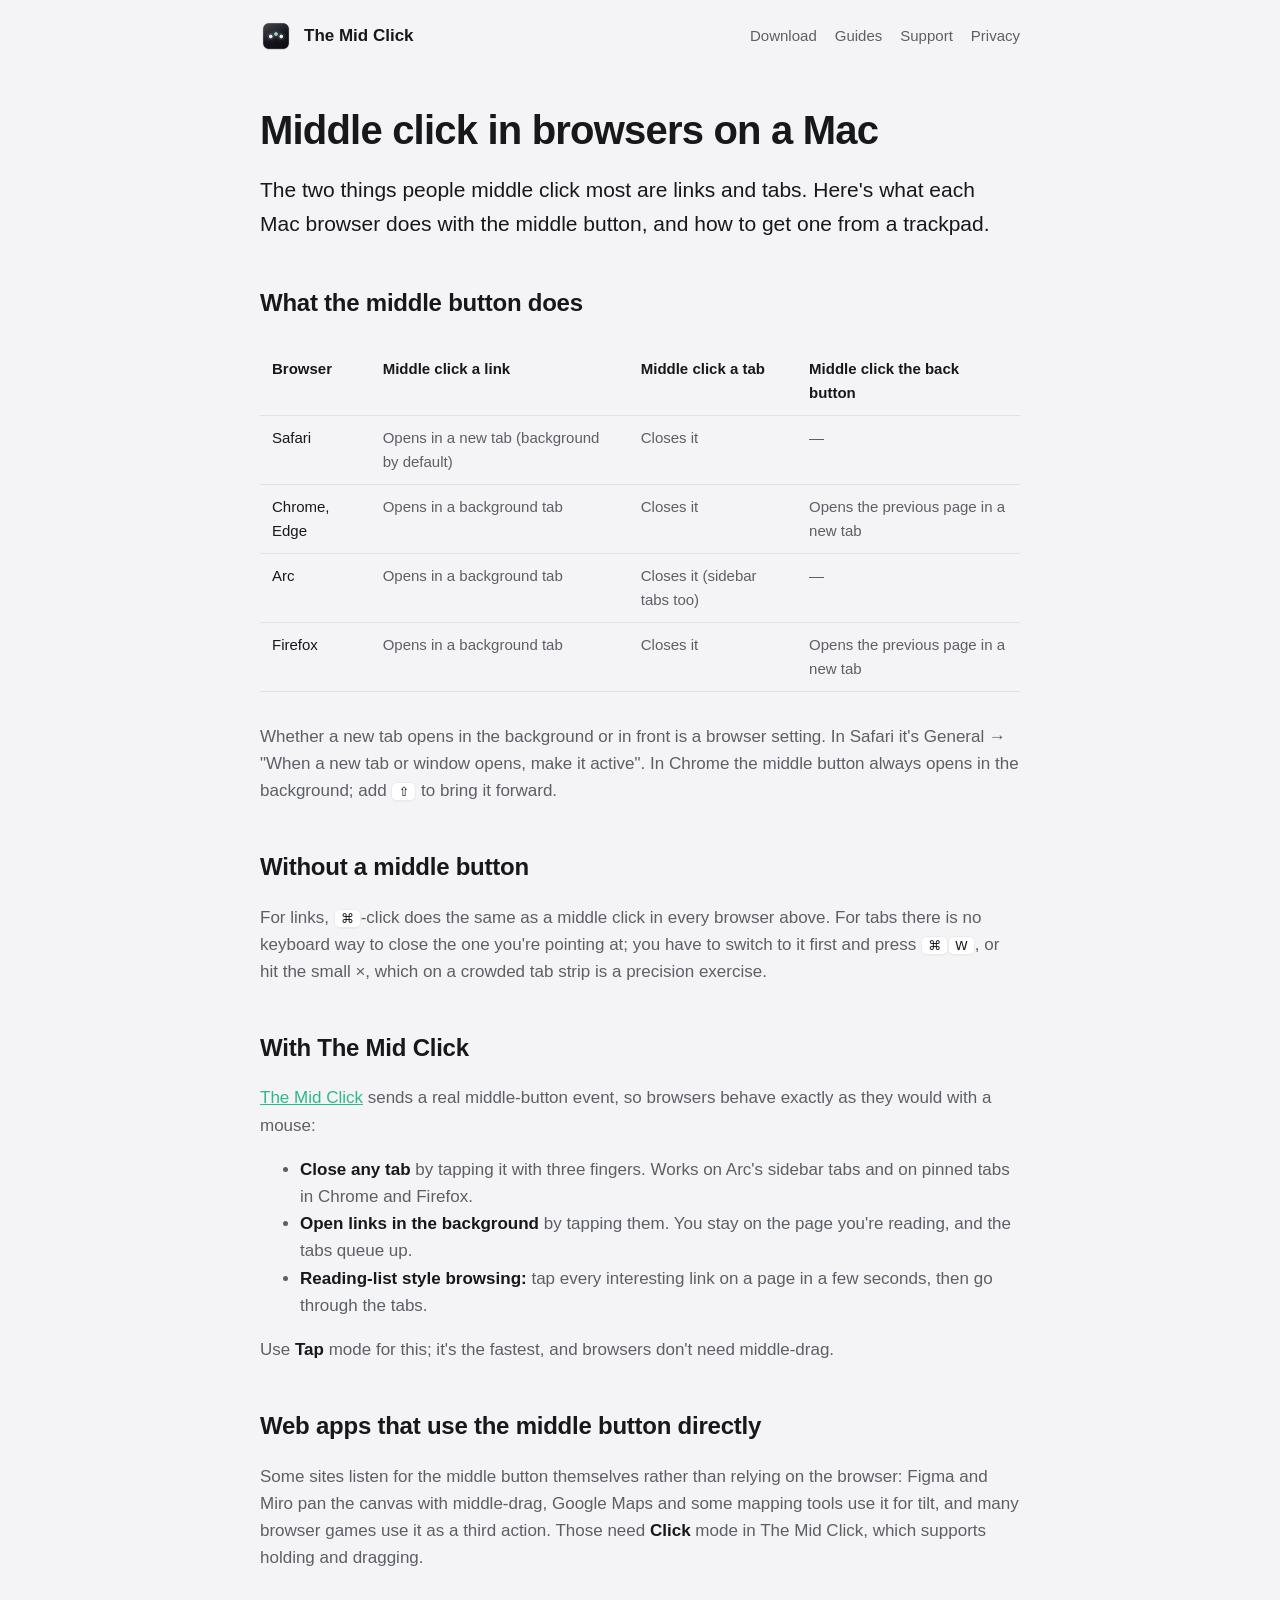
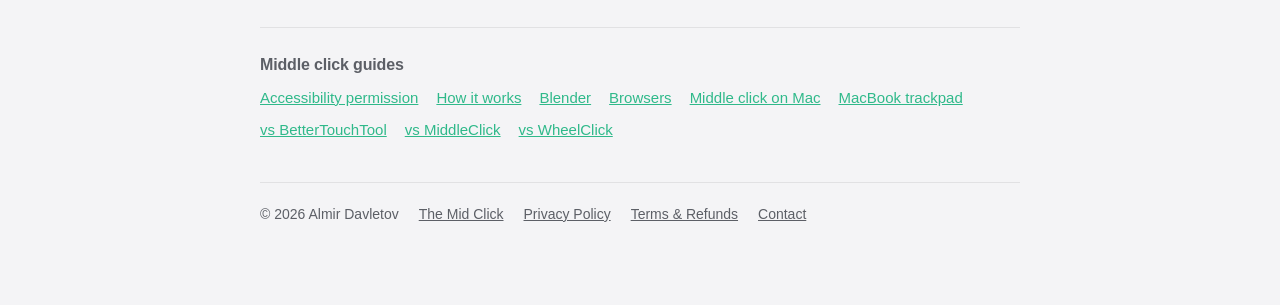
<file: middle-click-browser-mac/index.html>
<!doctype html>
<html lang="en">
<head>
<meta charset="utf-8">
<meta name="viewport" content="width=device-width, initial-scale=1">
<title>Middle click in Safari, Chrome, Arc and Firefox on a Mac · The Mid Click</title>
<meta name="description" content="How to open links in a background tab and close tabs with a middle click on a Mac trackpad, and what each browser does with the middle button.">
<link rel="canonical" href="https://themidclick.com/middle-click-browser-mac/">
<meta property="og:type" content="article">
<meta property="og:title" content="Middle click in Safari, Chrome, Arc and Firefox on a Mac">
<meta property="og:description" content="How to open links in a background tab and close tabs with a middle click on a Mac trackpad, and what each browser does with the middle button.">
<meta property="og:url" content="https://themidclick.com/middle-click-browser-mac/">
<meta property="og:image" content="https://themidclick.com/hero.png">
<meta name="twitter:card" content="summary_large_image">


<link rel="icon" href="../icon.png">
<link rel="stylesheet" href="../style.css">
<script type="application/ld+json">{"@context": "https://schema.org", "@type": "TechArticle", "headline": "Middle click in Safari, Chrome, Arc and Firefox on a Mac", "description": "How to open links in a background tab and close tabs with a middle click on a Mac trackpad, and what each browser does with the middle button.", "datePublished": "2026-10-26", "dateModified": "2026-10-26", "author": {"@type": "Person", "name": "Almir Davletov"}, "mainEntityOfPage": "https://themidclick.com/middle-click-browser-mac/", "about": {"@type": "SoftwareApplication", "name": "The Mid Click", "operatingSystem": "macOS 13.3 or later"}}</script>
</head>
<body>
<nav><img src="../icon.png" alt=""><a href="../">The Mid Click</a><span class="links"><a href="../#download">Download</a><a href="../#guides">Guides</a><a href="../#support">Support</a><a href="../privacy.html">Privacy</a></span></nav>
<main>
<h1>Middle click in browsers on a Mac</h1>
<p class="lead">The two things people middle click most are links and tabs. Here's what each Mac browser does with the middle button, and how to get one from a trackpad.</p>

<h2>What the middle button does</h2>
<div class="table-wrap"><table>
  <tr><th>Browser</th><th>Middle click a link</th><th>Middle click a tab</th><th>Middle click the back button</th></tr>
  <tr><td>Safari</td><td>Opens in a new tab (background by default)</td><td>Closes it</td><td>—</td></tr>
  <tr><td>Chrome, Edge</td><td>Opens in a background tab</td><td>Closes it</td><td>Opens the previous page in a new tab</td></tr>
  <tr><td>Arc</td><td>Opens in a background tab</td><td>Closes it (sidebar tabs too)</td><td>—</td></tr>
  <tr><td>Firefox</td><td>Opens in a background tab</td><td>Closes it</td><td>Opens the previous page in a new tab</td></tr>
</table></div>
<p>Whether a new tab opens in the background or in front is a browser setting. In Safari it's General → "When a new tab or window opens, make it active". In Chrome the middle button always opens in the background; add <kbd>⇧</kbd> to bring it forward.</p>

<h2>Without a middle button</h2>
<p>For links, <kbd>⌘</kbd>-click does the same as a middle click in every browser above. For tabs there is no keyboard way to close the one you're pointing at; you have to switch to it first and press <kbd>⌘</kbd><kbd>W</kbd>, or hit the small ×, which on a crowded tab strip is a precision exercise.</p>

<h2>With The Mid Click</h2>
<p><a href="../">The Mid Click</a> sends a real middle-button event, so browsers behave exactly as they would with a mouse:</p>
<ul>
  <li><strong>Close any tab</strong> by tapping it with three fingers. Works on Arc's sidebar tabs and on pinned tabs in Chrome and Firefox.</li>
  <li><strong>Open links in the background</strong> by tapping them. You stay on the page you're reading, and the tabs queue up.</li>
  <li><strong>Reading-list style browsing:</strong> tap every interesting link on a page in a few seconds, then go through the tabs.</li>
</ul>
<p>Use <strong>Tap</strong> mode for this; it's the fastest, and browsers don't need middle-drag.</p>

<h2>Web apps that use the middle button directly</h2>
<p>Some sites listen for the middle button themselves rather than relying on the browser: Figma and Miro pan the canvas with middle-drag, Google Maps and some mapping tools use it for tilt, and many browser games use it as a third action. Those need <strong>Click</strong> mode in The Mid Click, which supports holding and dragging.</p>

</main>
<aside class="more"><h2>Middle click guides</h2><ul><li><a href="../accessibility-permission/">Accessibility permission</a></li><li><a href="../how-middle-click-works-on-macos/">How it works</a></li><li><a href="../middle-click-blender-mac/">Blender</a></li><li><a href="../middle-click-browser-mac/">Browsers</a></li><li><a href="../middle-click-mac/">Middle click on Mac</a></li><li><a href="../middle-click-macbook-trackpad/">MacBook trackpad</a></li><li><a href="../the-mid-click-vs-bettertouchtool/">vs BetterTouchTool</a></li><li><a href="../the-mid-click-vs-middleclick/">vs MiddleClick</a></li><li><a href="../the-mid-click-vs-wheelclick/">vs WheelClick</a></li></ul></aside>
<footer><span>© 2026 Almir Davletov</span><a href="../">The Mid Click</a><a href="../privacy.html">Privacy Policy</a><a href="../terms.html">Terms &amp; Refunds</a><a href="mailto:davletovalmir@gmail.com">Contact</a></footer>
</body>
</html>
</file>
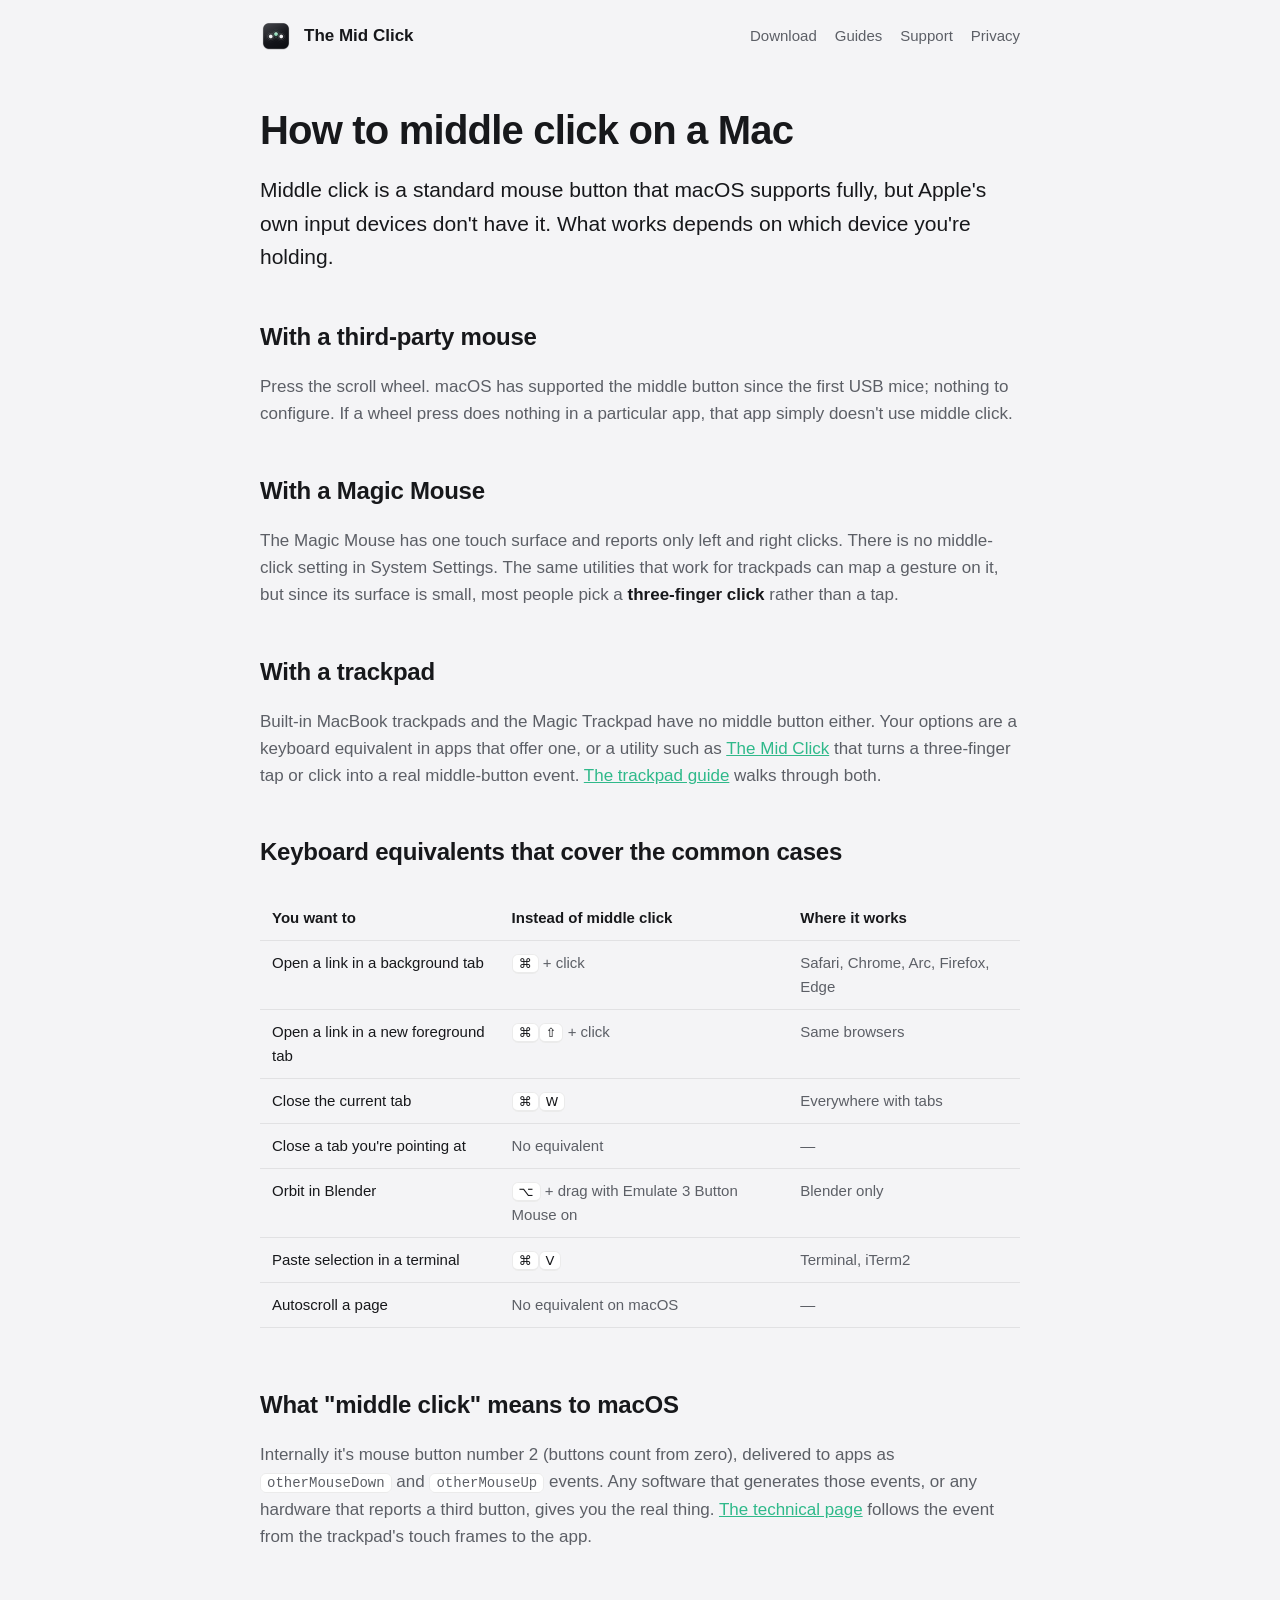
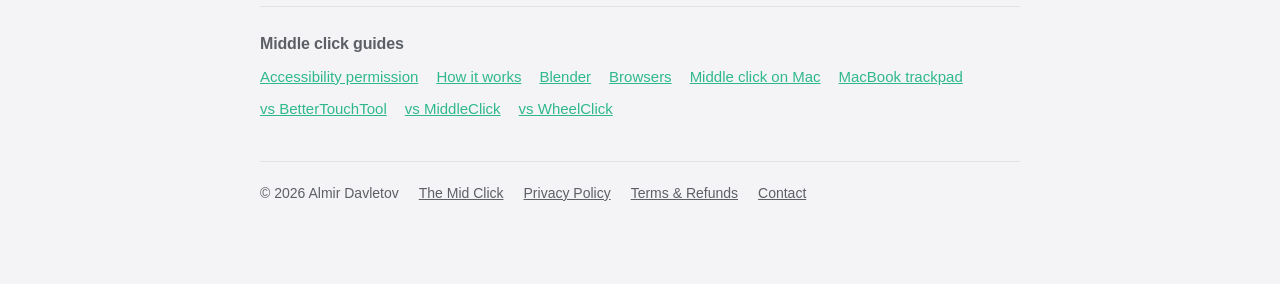
<file: middle-click-mac/index.html>
<!doctype html>
<html lang="en">
<head>
<meta charset="utf-8">
<meta name="viewport" content="width=device-width, initial-scale=1">
<title>How to middle click on a Mac · The Mid Click</title>
<meta name="description" content="Every way to middle click on a Mac: a mouse wheel, Magic Mouse limitations, keyboard equivalents per app, and trackpad gestures with The Mid Click.">
<link rel="canonical" href="https://themidclick.com/middle-click-mac/">
<meta property="og:type" content="article">
<meta property="og:title" content="How to middle click on a Mac">
<meta property="og:description" content="Every way to middle click on a Mac: a mouse wheel, Magic Mouse limitations, keyboard equivalents per app, and trackpad gestures with The Mid Click.">
<meta property="og:url" content="https://themidclick.com/middle-click-mac/">
<meta property="og:image" content="https://themidclick.com/hero.png">
<meta name="twitter:card" content="summary_large_image">


<link rel="icon" href="../icon.png">
<link rel="stylesheet" href="../style.css">
<script type="application/ld+json">{"@context": "https://schema.org", "@type": "TechArticle", "headline": "How to middle click on a Mac", "description": "Every way to middle click on a Mac: a mouse wheel, Magic Mouse limitations, keyboard equivalents per app, and trackpad gestures with The Mid Click.", "datePublished": "2026-10-26", "dateModified": "2026-10-26", "author": {"@type": "Person", "name": "Almir Davletov"}, "mainEntityOfPage": "https://themidclick.com/middle-click-mac/", "about": {"@type": "SoftwareApplication", "name": "The Mid Click", "operatingSystem": "macOS 13.3 or later"}}</script>
</head>
<body>
<nav><img src="../icon.png" alt=""><a href="../">The Mid Click</a><span class="links"><a href="../#download">Download</a><a href="../#guides">Guides</a><a href="../#support">Support</a><a href="../privacy.html">Privacy</a></span></nav>
<main>
<h1>How to middle click on a Mac</h1>
<p class="lead">Middle click is a standard mouse button that macOS supports fully, but Apple's own input devices don't have it. What works depends on which device you're holding.</p>

<h2>With a third-party mouse</h2>
<p>Press the scroll wheel. macOS has supported the middle button since the first USB mice; nothing to configure. If a wheel press does nothing in a particular app, that app simply doesn't use middle click.</p>

<h2>With a Magic Mouse</h2>
<p>The Magic Mouse has one touch surface and reports only left and right clicks. There is no middle-click setting in System Settings. The same utilities that work for trackpads can map a gesture on it, but since its surface is small, most people pick a <strong>three-finger click</strong> rather than a tap.</p>

<h2>With a trackpad</h2>
<p>Built-in MacBook trackpads and the Magic Trackpad have no middle button either. Your options are a keyboard equivalent in apps that offer one, or a utility such as <a href="../">The Mid Click</a> that turns a three-finger tap or click into a real middle-button event. <a href="../middle-click-macbook-trackpad/">The trackpad guide</a> walks through both.</p>

<h2>Keyboard equivalents that cover the common cases</h2>
<div class="table-wrap"><table>
  <tr><th>You want to</th><th>Instead of middle click</th><th>Where it works</th></tr>
  <tr><td>Open a link in a background tab</td><td><kbd>⌘</kbd> + click</td><td>Safari, Chrome, Arc, Firefox, Edge</td></tr>
  <tr><td>Open a link in a new foreground tab</td><td><kbd>⌘</kbd><kbd>⇧</kbd> + click</td><td>Same browsers</td></tr>
  <tr><td>Close the current tab</td><td><kbd>⌘</kbd><kbd>W</kbd></td><td>Everywhere with tabs</td></tr>
  <tr><td>Close a tab you're pointing at</td><td>No equivalent</td><td>—</td></tr>
  <tr><td>Orbit in Blender</td><td><kbd>⌥</kbd> + drag with Emulate 3 Button Mouse on</td><td>Blender only</td></tr>
  <tr><td>Paste selection in a terminal</td><td><kbd>⌘</kbd><kbd>V</kbd></td><td>Terminal, iTerm2</td></tr>
  <tr><td>Autoscroll a page</td><td>No equivalent on macOS</td><td>—</td></tr>
</table></div>

<h2>What "middle click" means to macOS</h2>
<p>Internally it's mouse button number 2 (buttons count from zero), delivered to apps as <code>otherMouseDown</code> and <code>otherMouseUp</code> events. Any software that generates those events, or any hardware that reports a third button, gives you the real thing. <a href="../how-middle-click-works-on-macos/">The technical page</a> follows the event from the trackpad's touch frames to the app.</p>

</main>
<aside class="more"><h2>Middle click guides</h2><ul><li><a href="../accessibility-permission/">Accessibility permission</a></li><li><a href="../how-middle-click-works-on-macos/">How it works</a></li><li><a href="../middle-click-blender-mac/">Blender</a></li><li><a href="../middle-click-browser-mac/">Browsers</a></li><li><a href="../middle-click-mac/">Middle click on Mac</a></li><li><a href="../middle-click-macbook-trackpad/">MacBook trackpad</a></li><li><a href="../the-mid-click-vs-bettertouchtool/">vs BetterTouchTool</a></li><li><a href="../the-mid-click-vs-middleclick/">vs MiddleClick</a></li><li><a href="../the-mid-click-vs-wheelclick/">vs WheelClick</a></li></ul></aside>
<footer><span>© 2026 Almir Davletov</span><a href="../">The Mid Click</a><a href="../privacy.html">Privacy Policy</a><a href="../terms.html">Terms &amp; Refunds</a><a href="mailto:davletovalmir@gmail.com">Contact</a></footer>
</body>
</html>
</file>
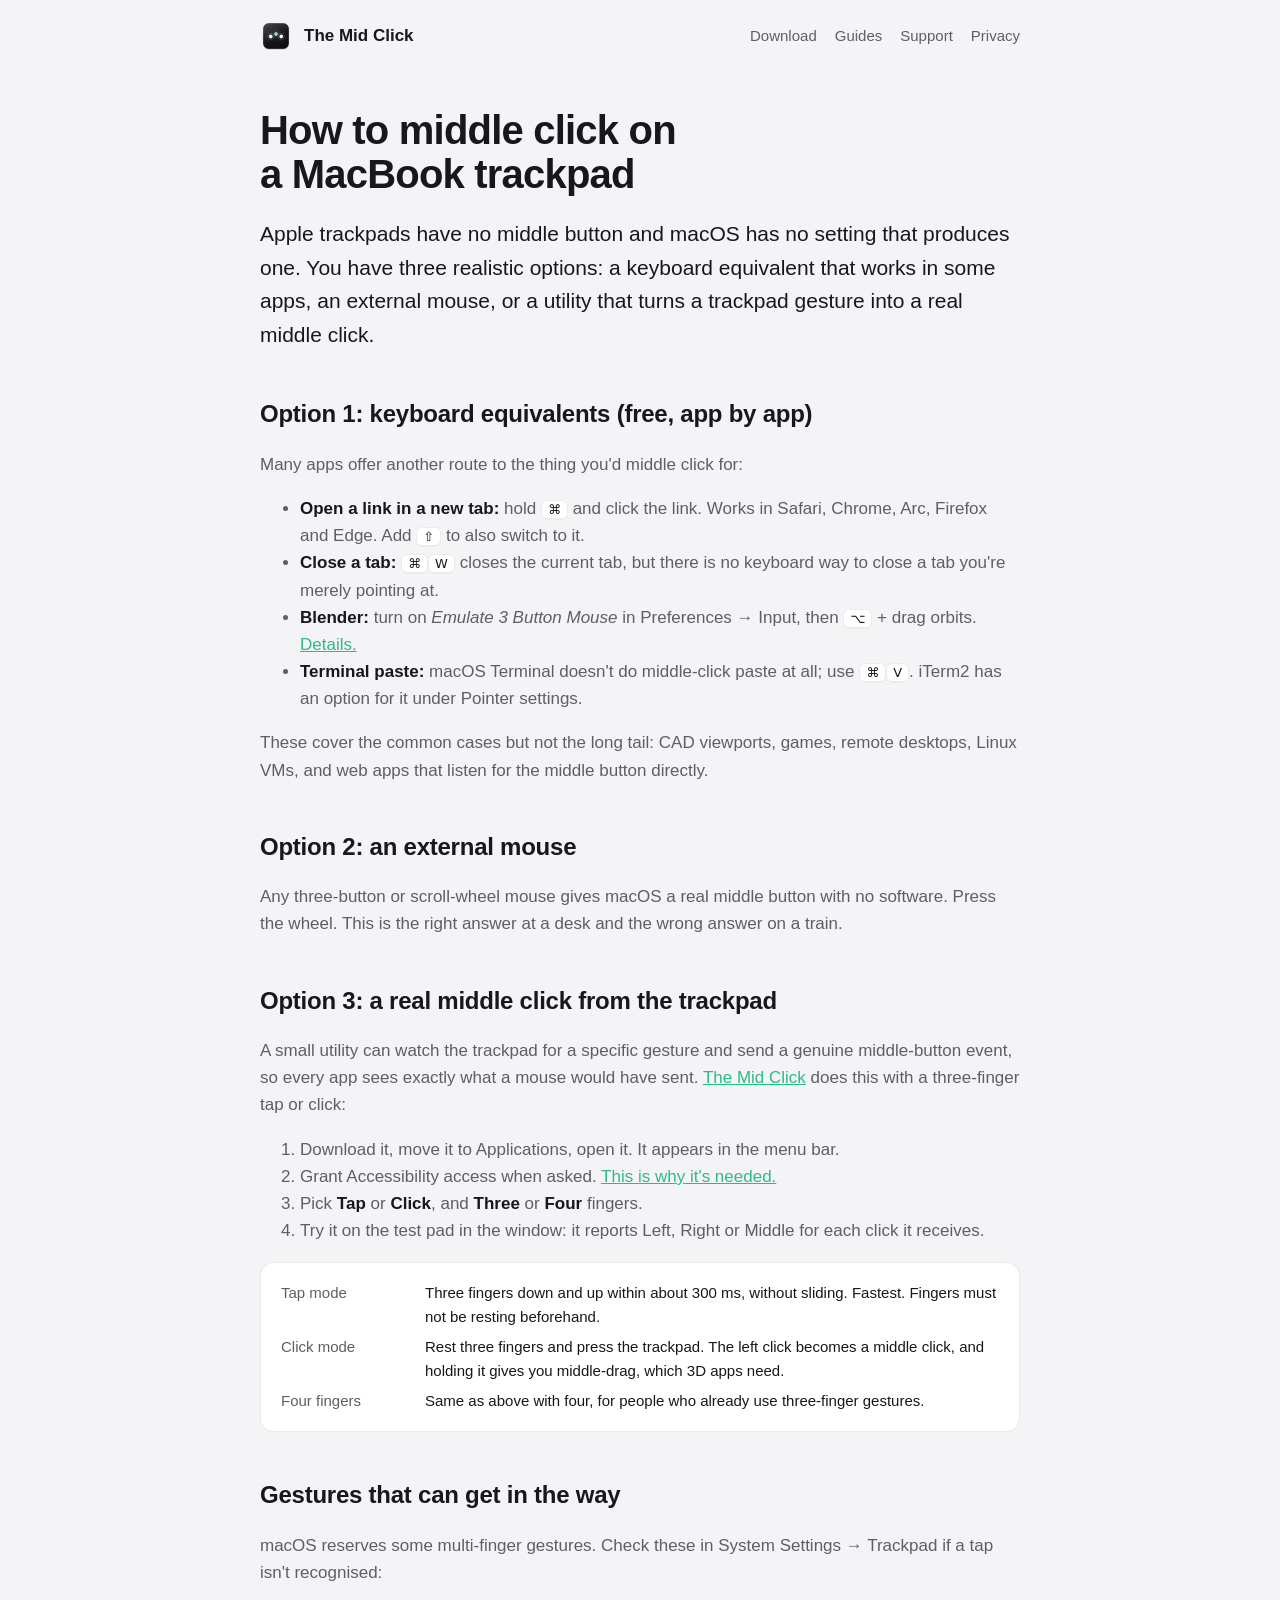
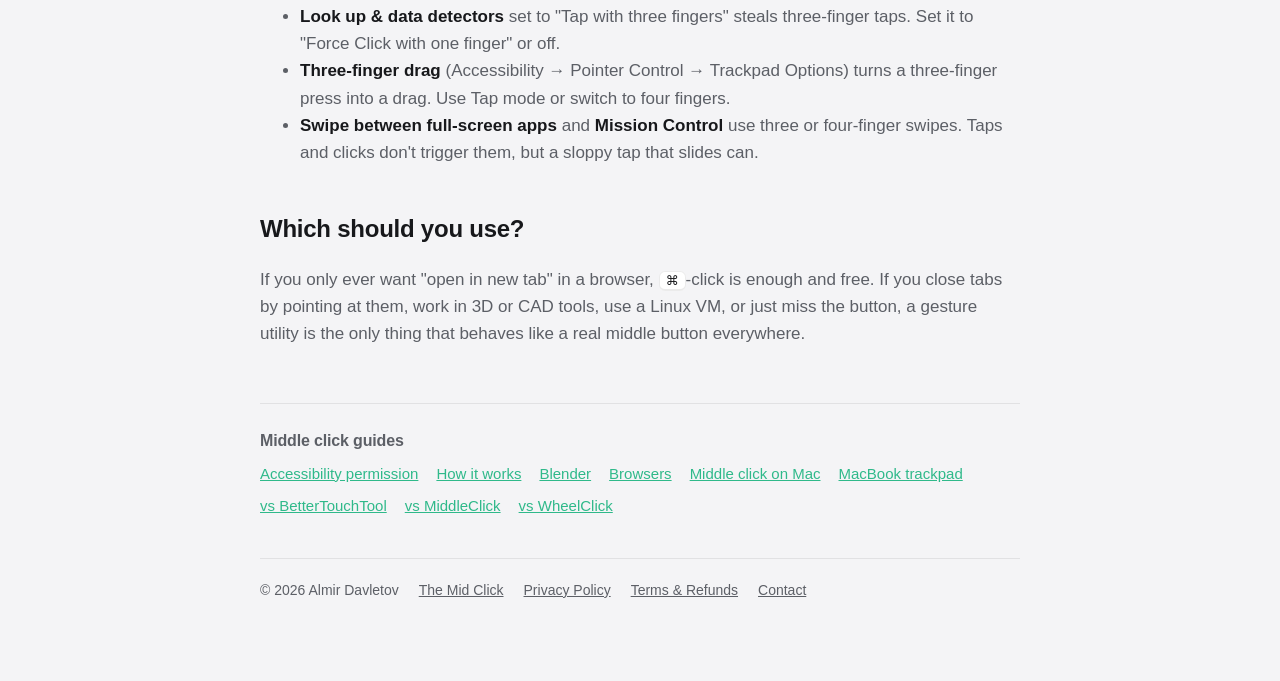
<file: middle-click-macbook-trackpad/index.html>
<!doctype html>
<html lang="en">
<head>
<meta charset="utf-8">
<meta name="viewport" content="width=device-width, initial-scale=1">
<title>How to middle click on a MacBook trackpad · The Mid Click</title>
<meta name="description" content="macOS has no built-in three-finger middle click. Here are every way to middle click on a MacBook or Magic Trackpad, from per-app keyboard equivalents to a real middle button with The Mid Click.">
<link rel="canonical" href="https://themidclick.com/middle-click-macbook-trackpad/">
<meta property="og:type" content="article">
<meta property="og:title" content="How to middle click on a MacBook trackpad">
<meta property="og:description" content="macOS has no built-in three-finger middle click. Here are every way to middle click on a MacBook or Magic Trackpad, from per-app keyboard equivalents to a real middle button with The Mid Click.">
<meta property="og:url" content="https://themidclick.com/middle-click-macbook-trackpad/">
<meta property="og:image" content="https://themidclick.com/hero.png">
<meta name="twitter:card" content="summary_large_image">


<link rel="icon" href="../icon.png">
<link rel="stylesheet" href="../style.css">
<script type="application/ld+json">{"@context": "https://schema.org", "@type": "TechArticle", "headline": "How to middle click on a MacBook trackpad", "description": "macOS has no built-in three-finger middle click. Here are every way to middle click on a MacBook or Magic Trackpad, from per-app keyboard equivalents to a real middle button with The Mid Click.", "datePublished": "2026-10-26", "dateModified": "2026-10-26", "author": {"@type": "Person", "name": "Almir Davletov"}, "mainEntityOfPage": "https://themidclick.com/middle-click-macbook-trackpad/", "about": {"@type": "SoftwareApplication", "name": "The Mid Click", "operatingSystem": "macOS 13.3 or later"}}</script>
</head>
<body>
<nav><img src="../icon.png" alt=""><a href="../">The Mid Click</a><span class="links"><a href="../#download">Download</a><a href="../#guides">Guides</a><a href="../#support">Support</a><a href="../privacy.html">Privacy</a></span></nav>
<main>
<h1>How to middle click on a MacBook trackpad</h1>
<p class="lead">Apple trackpads have no middle button and macOS has no setting that produces one. You have three realistic options: a keyboard equivalent that works in some apps, an external mouse, or a utility that turns a trackpad gesture into a real middle click.</p>

<h2>Option 1: keyboard equivalents (free, app by app)</h2>
<p>Many apps offer another route to the thing you'd middle click for:</p>
<ul>
  <li><strong>Open a link in a new tab:</strong> hold <kbd>⌘</kbd> and click the link. Works in Safari, Chrome, Arc, Firefox and Edge. Add <kbd>⇧</kbd> to also switch to it.</li>
  <li><strong>Close a tab:</strong> <kbd>⌘</kbd><kbd>W</kbd> closes the current tab, but there is no keyboard way to close a tab you're merely pointing at.</li>
  <li><strong>Blender:</strong> turn on <em>Emulate 3 Button Mouse</em> in Preferences → Input, then <kbd>⌥</kbd> + drag orbits. <a href="../middle-click-blender-mac/">Details.</a></li>
  <li><strong>Terminal paste:</strong> macOS Terminal doesn't do middle-click paste at all; use <kbd>⌘</kbd><kbd>V</kbd>. iTerm2 has an option for it under Pointer settings.</li>
</ul>
<p>These cover the common cases but not the long tail: CAD viewports, games, remote desktops, Linux VMs, and web apps that listen for the middle button directly.</p>

<h2>Option 2: an external mouse</h2>
<p>Any three-button or scroll-wheel mouse gives macOS a real middle button with no software. Press the wheel. This is the right answer at a desk and the wrong answer on a train.</p>

<h2>Option 3: a real middle click from the trackpad</h2>
<p>A small utility can watch the trackpad for a specific gesture and send a genuine middle-button event, so every app sees exactly what a mouse would have sent. <a href="../">The Mid Click</a> does this with a three-finger tap or click:</p>
<ol>
  <li>Download it, move it to Applications, open it. It appears in the menu bar.</li>
  <li>Grant Accessibility access when asked. <a href="../accessibility-permission/">This is why it's needed.</a></li>
  <li>Pick <strong>Tap</strong> or <strong>Click</strong>, and <strong>Three</strong> or <strong>Four</strong> fingers.</li>
  <li>Try it on the test pad in the window: it reports Left, Right or Middle for each click it receives.</li>
</ol>
<div class="facts"><dl>
  <dt>Tap mode</dt><dd>Three fingers down and up within about 300 ms, without sliding. Fastest. Fingers must not be resting beforehand.</dd>
  <dt>Click mode</dt><dd>Rest three fingers and press the trackpad. The left click becomes a middle click, and holding it gives you middle-drag, which 3D apps need.</dd>
  <dt>Four fingers</dt><dd>Same as above with four, for people who already use three-finger gestures.</dd>
</dl></div>

<h2>Gestures that can get in the way</h2>
<p>macOS reserves some multi-finger gestures. Check these in System Settings → Trackpad if a tap isn't recognised:</p>
<ul>
  <li><strong>Look up &amp; data detectors</strong> set to "Tap with three fingers" steals three-finger taps. Set it to "Force Click with one finger" or off.</li>
  <li><strong>Three-finger drag</strong> (Accessibility → Pointer Control → Trackpad Options) turns a three-finger press into a drag. Use Tap mode or switch to four fingers.</li>
  <li><strong>Swipe between full-screen apps</strong> and <strong>Mission Control</strong> use three or four-finger swipes. Taps and clicks don't trigger them, but a sloppy tap that slides can.</li>
</ul>

<h2>Which should you use?</h2>
<p>If you only ever want "open in new tab" in a browser, <kbd>⌘</kbd>-click is enough and free. If you close tabs by pointing at them, work in 3D or CAD tools, use a Linux VM, or just miss the button, a gesture utility is the only thing that behaves like a real middle button everywhere.</p>

</main>
<aside class="more"><h2>Middle click guides</h2><ul><li><a href="../accessibility-permission/">Accessibility permission</a></li><li><a href="../how-middle-click-works-on-macos/">How it works</a></li><li><a href="../middle-click-blender-mac/">Blender</a></li><li><a href="../middle-click-browser-mac/">Browsers</a></li><li><a href="../middle-click-mac/">Middle click on Mac</a></li><li><a href="../middle-click-macbook-trackpad/">MacBook trackpad</a></li><li><a href="../the-mid-click-vs-bettertouchtool/">vs BetterTouchTool</a></li><li><a href="../the-mid-click-vs-middleclick/">vs MiddleClick</a></li><li><a href="../the-mid-click-vs-wheelclick/">vs WheelClick</a></li></ul></aside>
<footer><span>© 2026 Almir Davletov</span><a href="../">The Mid Click</a><a href="../privacy.html">Privacy Policy</a><a href="../terms.html">Terms &amp; Refunds</a><a href="mailto:davletovalmir@gmail.com">Contact</a></footer>
</body>
</html>
</file>
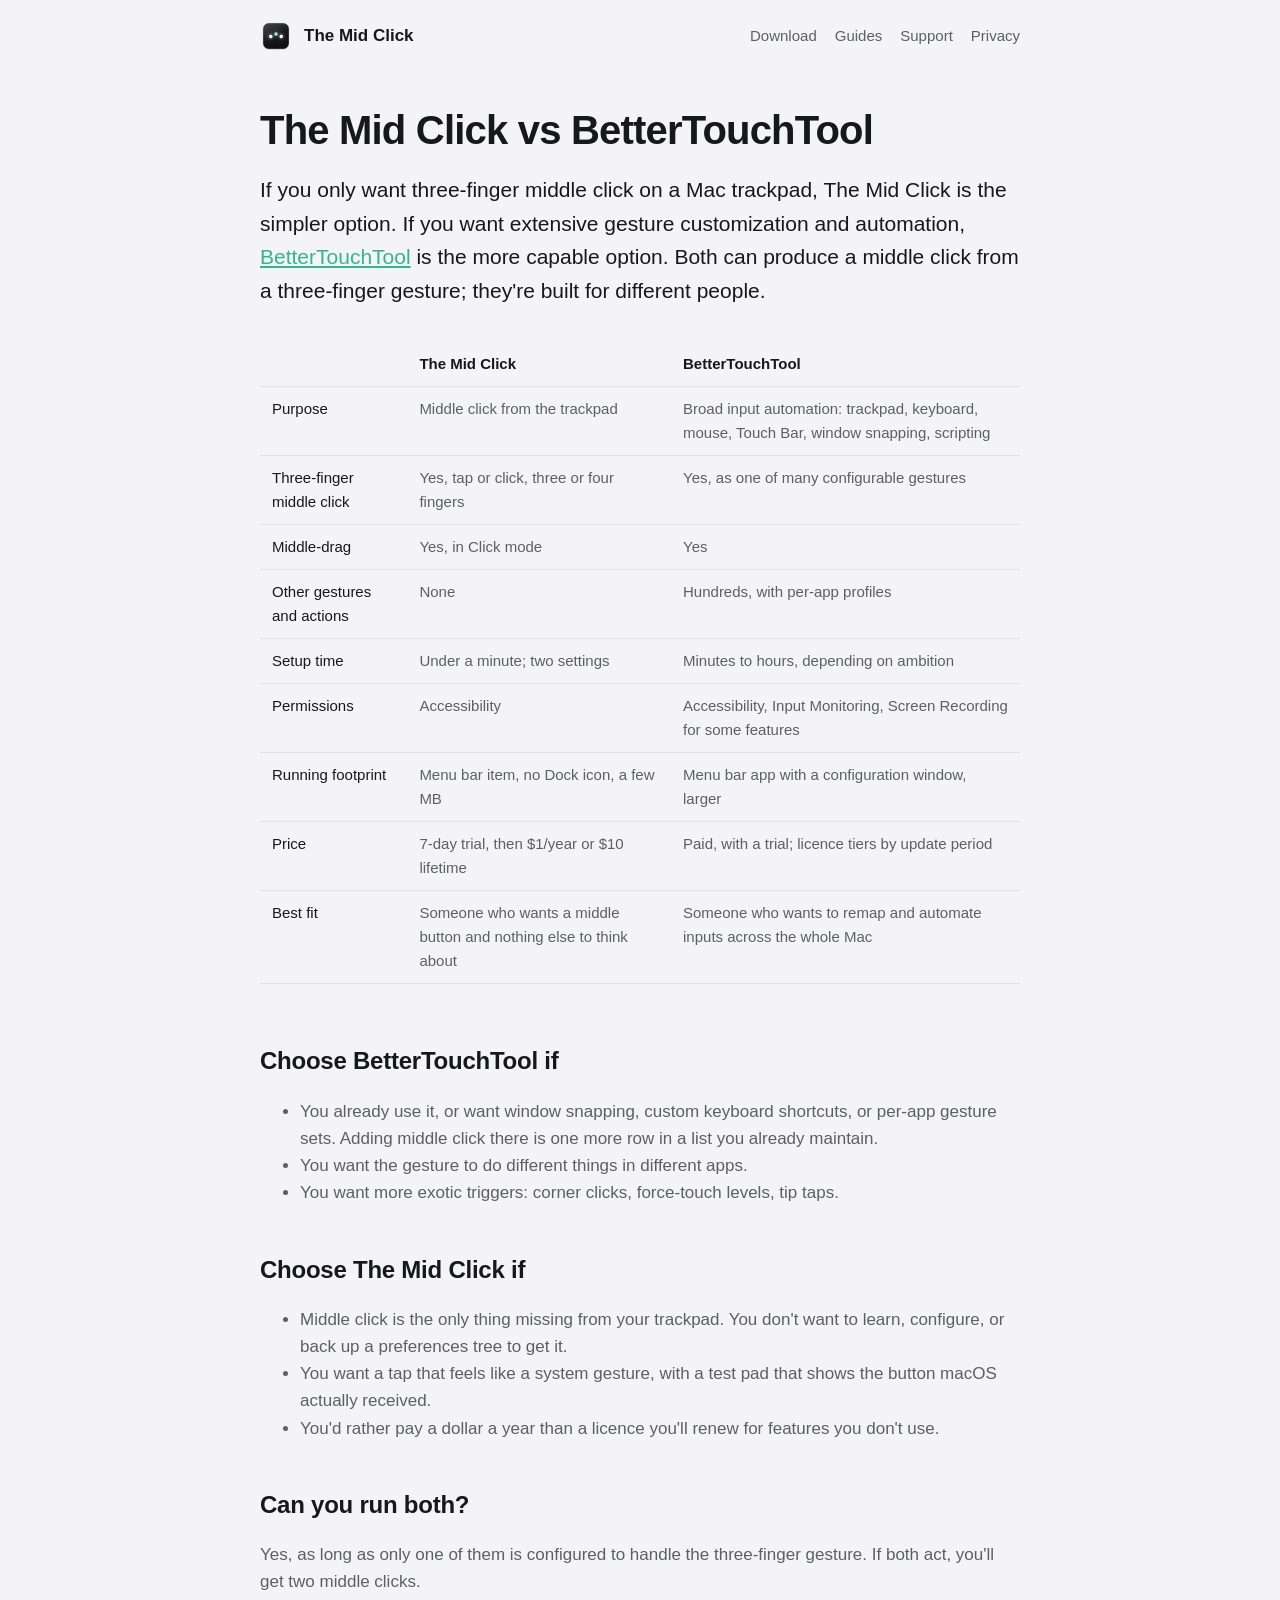
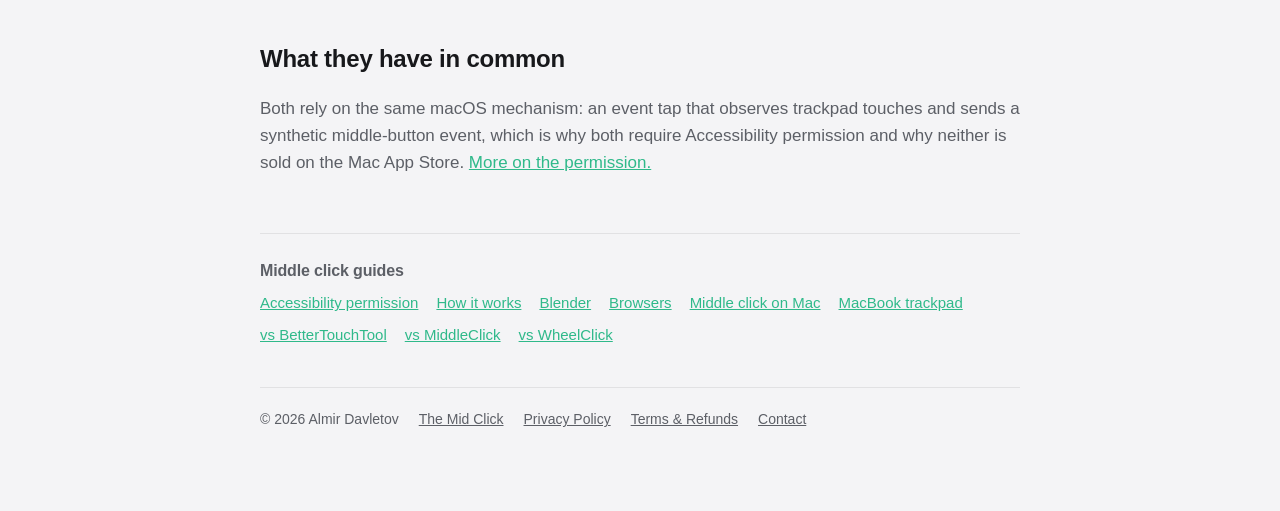
<file: the-mid-click-vs-bettertouchtool/index.html>
<!doctype html>
<html lang="en">
<head>
<meta charset="utf-8">
<meta name="viewport" content="width=device-width, initial-scale=1">
<title>The Mid Click vs BetterTouchTool · The Mid Click</title>
<meta name="description" content="An honest comparison for people who want a three-finger middle click on a Mac: a single-purpose utility versus a full input automation suite.">
<link rel="canonical" href="https://themidclick.com/the-mid-click-vs-bettertouchtool/">
<meta property="og:type" content="article">
<meta property="og:title" content="The Mid Click vs BetterTouchTool">
<meta property="og:description" content="An honest comparison for people who want a three-finger middle click on a Mac: a single-purpose utility versus a full input automation suite.">
<meta property="og:url" content="https://themidclick.com/the-mid-click-vs-bettertouchtool/">
<meta property="og:image" content="https://themidclick.com/hero.png">
<meta name="twitter:card" content="summary_large_image">


<link rel="icon" href="../icon.png">
<link rel="stylesheet" href="../style.css">
<script type="application/ld+json">{"@context": "https://schema.org", "@type": "TechArticle", "headline": "The Mid Click vs BetterTouchTool", "description": "An honest comparison for people who want a three-finger middle click on a Mac: a single-purpose utility versus a full input automation suite.", "datePublished": "2026-10-26", "dateModified": "2026-10-26", "author": {"@type": "Person", "name": "Almir Davletov"}, "mainEntityOfPage": "https://themidclick.com/the-mid-click-vs-bettertouchtool/", "about": {"@type": "SoftwareApplication", "name": "The Mid Click", "operatingSystem": "macOS 13.3 or later"}}</script>
</head>
<body>
<nav><img src="../icon.png" alt=""><a href="../">The Mid Click</a><span class="links"><a href="../#download">Download</a><a href="../#guides">Guides</a><a href="../#support">Support</a><a href="../privacy.html">Privacy</a></span></nav>
<main>
<h1>The Mid Click vs BetterTouchTool</h1>
<p class="lead">If you only want three-finger middle click on a Mac trackpad, The Mid Click is the simpler option. If you want extensive gesture customization and automation, <a href="https://folivora.ai">BetterTouchTool</a> is the more capable option. Both can produce a middle click from a three-finger gesture; they're built for different people.</p>

<div class="table-wrap"><table>
  <tr><th></th><th>The Mid Click</th><th>BetterTouchTool</th></tr>
  <tr><td>Purpose</td><td>Middle click from the trackpad</td><td>Broad input automation: trackpad, keyboard, mouse, Touch Bar, window snapping, scripting</td></tr>
  <tr><td>Three-finger middle click</td><td>Yes, tap or click, three or four fingers</td><td>Yes, as one of many configurable gestures</td></tr>
  <tr><td>Middle-drag</td><td>Yes, in Click mode</td><td>Yes</td></tr>
  <tr><td>Other gestures and actions</td><td>None</td><td>Hundreds, with per-app profiles</td></tr>
  <tr><td>Setup time</td><td>Under a minute; two settings</td><td>Minutes to hours, depending on ambition</td></tr>
  <tr><td>Permissions</td><td>Accessibility</td><td>Accessibility, Input Monitoring, Screen Recording for some features</td></tr>
  <tr><td>Running footprint</td><td>Menu bar item, no Dock icon, a few MB</td><td>Menu bar app with a configuration window, larger</td></tr>
  <tr><td>Price</td><td>7-day trial, then $1/year or $10 lifetime</td><td>Paid, with a trial; licence tiers by update period</td></tr>
  <tr><td>Best fit</td><td>Someone who wants a middle button and nothing else to think about</td><td>Someone who wants to remap and automate inputs across the whole Mac</td></tr>
</table></div>

<h2>Choose BetterTouchTool if</h2>
<ul>
  <li>You already use it, or want window snapping, custom keyboard shortcuts, or per-app gesture sets. Adding middle click there is one more row in a list you already maintain.</li>
  <li>You want the gesture to do different things in different apps.</li>
  <li>You want more exotic triggers: corner clicks, force-touch levels, tip taps.</li>
</ul>

<h2>Choose The Mid Click if</h2>
<ul>
  <li>Middle click is the only thing missing from your trackpad. You don't want to learn, configure, or back up a preferences tree to get it.</li>
  <li>You want a tap that feels like a system gesture, with a test pad that shows the button macOS actually received.</li>
  <li>You'd rather pay a dollar a year than a licence you'll renew for features you don't use.</li>
</ul>

<h2>Can you run both?</h2>
<p>Yes, as long as only one of them is configured to handle the three-finger gesture. If both act, you'll get two middle clicks.</p>

<h2>What they have in common</h2>
<p>Both rely on the same macOS mechanism: an event tap that observes trackpad touches and sends a synthetic middle-button event, which is why both require Accessibility permission and why neither is sold on the Mac App Store. <a href="../accessibility-permission/">More on the permission.</a></p>

</main>
<aside class="more"><h2>Middle click guides</h2><ul><li><a href="../accessibility-permission/">Accessibility permission</a></li><li><a href="../how-middle-click-works-on-macos/">How it works</a></li><li><a href="../middle-click-blender-mac/">Blender</a></li><li><a href="../middle-click-browser-mac/">Browsers</a></li><li><a href="../middle-click-mac/">Middle click on Mac</a></li><li><a href="../middle-click-macbook-trackpad/">MacBook trackpad</a></li><li><a href="../the-mid-click-vs-bettertouchtool/">vs BetterTouchTool</a></li><li><a href="../the-mid-click-vs-middleclick/">vs MiddleClick</a></li><li><a href="../the-mid-click-vs-wheelclick/">vs WheelClick</a></li></ul></aside>
<footer><span>© 2026 Almir Davletov</span><a href="../">The Mid Click</a><a href="../privacy.html">Privacy Policy</a><a href="../terms.html">Terms &amp; Refunds</a><a href="mailto:davletovalmir@gmail.com">Contact</a></footer>
</body>
</html>
</file>
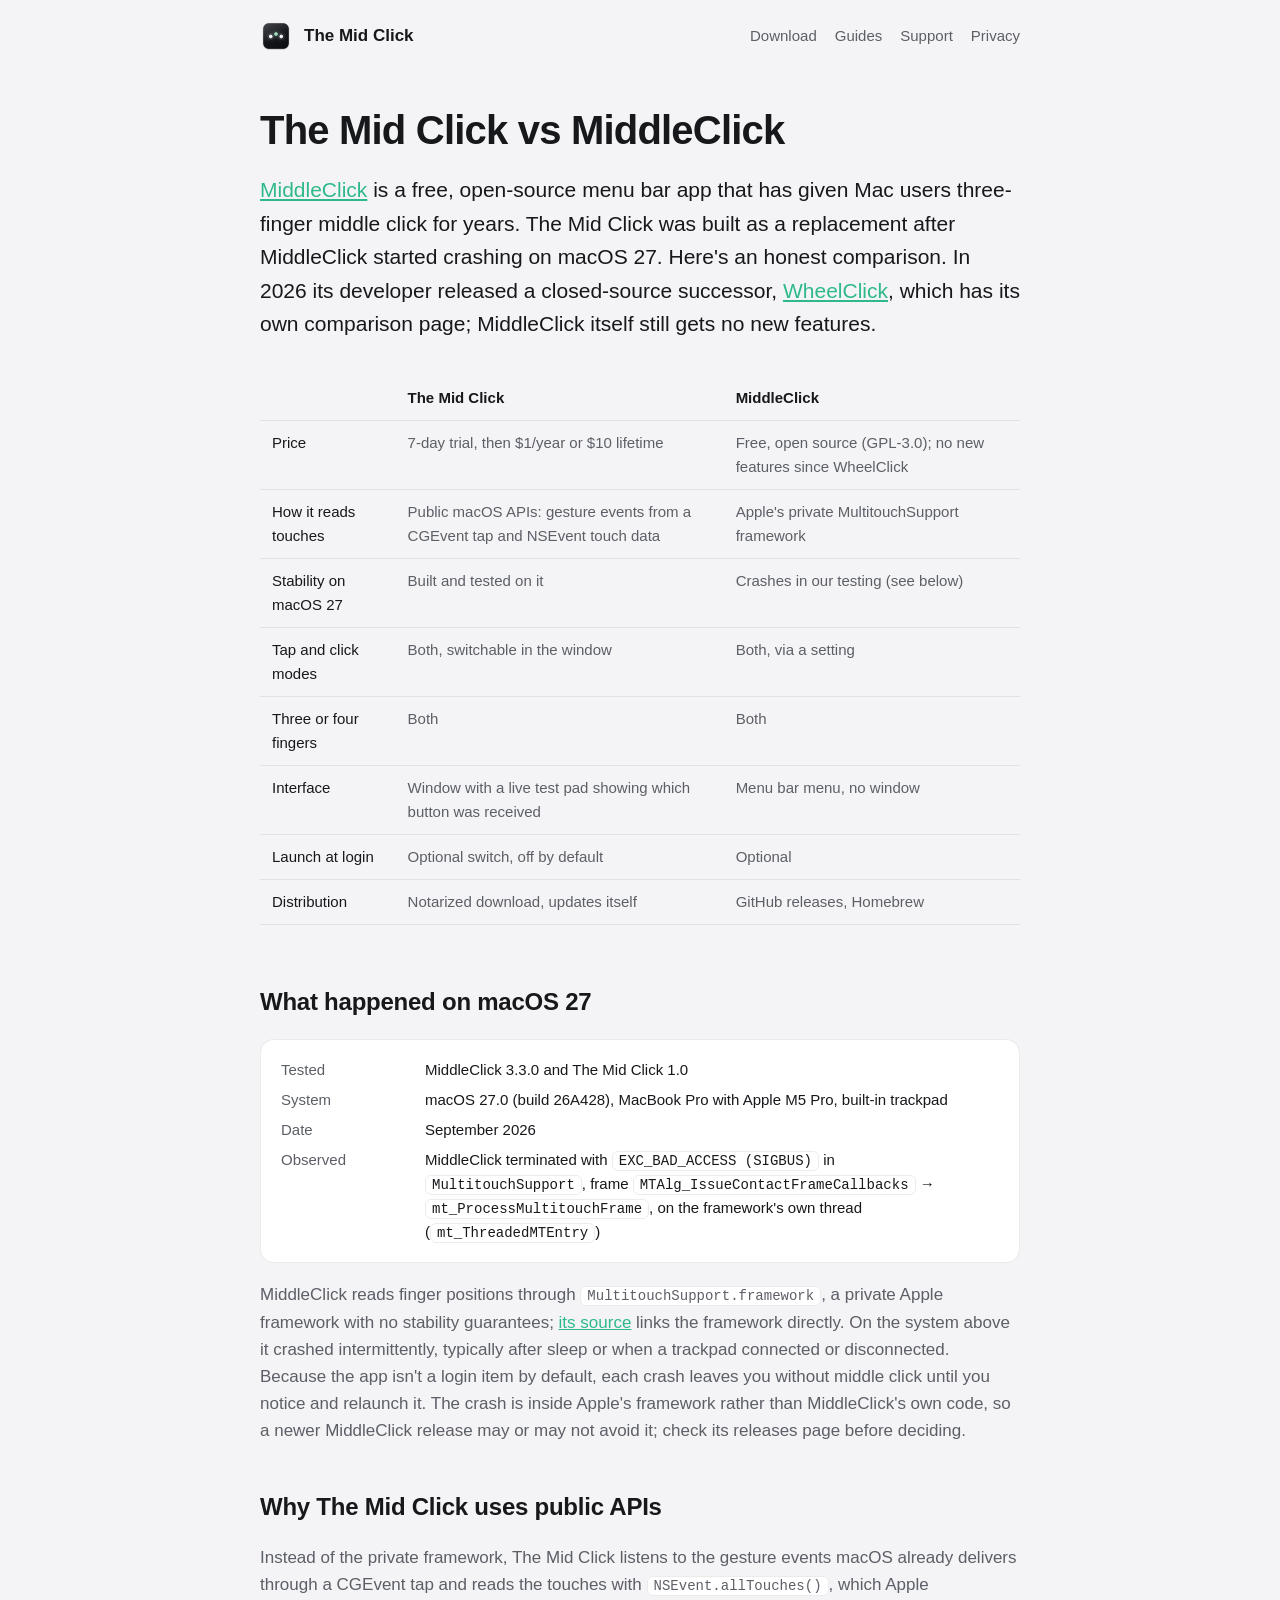
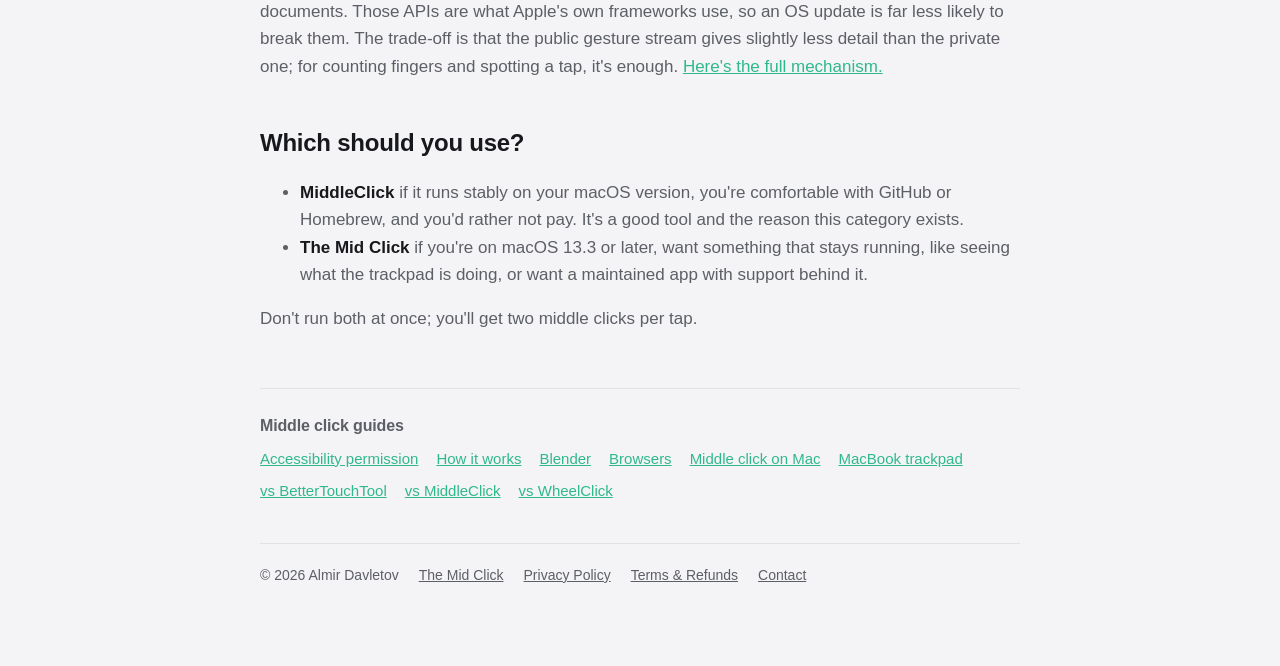
<file: the-mid-click-vs-middleclick/index.html>
<!doctype html>
<html lang="en">
<head>
<meta charset="utf-8">
<meta name="viewport" content="width=device-width, initial-scale=1">
<title>The Mid Click vs MiddleClick (the open-source app) · The Mid Click</title>
<meta name="description" content="MiddleClick is the free open-source three-finger middle-click app for macOS. How it differs from The Mid Click, what broke on macOS 27, and which to pick.">
<link rel="canonical" href="https://themidclick.com/the-mid-click-vs-middleclick/">
<meta property="og:type" content="article">
<meta property="og:title" content="The Mid Click vs MiddleClick (the open-source app)">
<meta property="og:description" content="MiddleClick is the free open-source three-finger middle-click app for macOS. How it differs from The Mid Click, what broke on macOS 27, and which to pick.">
<meta property="og:url" content="https://themidclick.com/the-mid-click-vs-middleclick/">
<meta property="og:image" content="https://themidclick.com/hero.png">
<meta name="twitter:card" content="summary_large_image">


<link rel="icon" href="../icon.png">
<link rel="stylesheet" href="../style.css">
<script type="application/ld+json">{"@context": "https://schema.org", "@type": "TechArticle", "headline": "The Mid Click vs MiddleClick (the open-source app)", "description": "MiddleClick is the free open-source three-finger middle-click app for macOS. How it differs from The Mid Click, what broke on macOS 27, and which to pick.", "datePublished": "2026-10-26", "dateModified": "2026-10-26", "author": {"@type": "Person", "name": "Almir Davletov"}, "mainEntityOfPage": "https://themidclick.com/the-mid-click-vs-middleclick/", "about": {"@type": "SoftwareApplication", "name": "The Mid Click", "operatingSystem": "macOS 13.3 or later"}}</script>
</head>
<body>
<nav><img src="../icon.png" alt=""><a href="../">The Mid Click</a><span class="links"><a href="../#download">Download</a><a href="../#guides">Guides</a><a href="../#support">Support</a><a href="../privacy.html">Privacy</a></span></nav>
<main>
<h1>The Mid Click vs MiddleClick</h1>
<p class="lead"><a href="https://github.com/artginzburg/MiddleClick">MiddleClick</a> is a free, open-source menu bar app that has given Mac users three-finger middle click for years. The Mid Click was built as a replacement after MiddleClick started crashing on macOS 27. Here's an honest comparison. In 2026 its developer released a closed-source successor, <a href="../the-mid-click-vs-wheelclick/">WheelClick</a>, which has its own comparison page; MiddleClick itself still gets no new features.</p>

<div class="table-wrap"><table>
  <tr><th></th><th>The Mid Click</th><th>MiddleClick</th></tr>
  <tr><td>Price</td><td>7-day trial, then $1/year or $10 lifetime</td><td>Free, open source (GPL-3.0); no new features since WheelClick</td></tr>
  <tr><td>How it reads touches</td><td>Public macOS APIs: gesture events from a CGEvent tap and NSEvent touch data</td><td>Apple's private MultitouchSupport framework</td></tr>
  <tr><td>Stability on macOS 27</td><td>Built and tested on it</td><td>Crashes in our testing (see below)</td></tr>
  <tr><td>Tap and click modes</td><td>Both, switchable in the window</td><td>Both, via a setting</td></tr>
  <tr><td>Three or four fingers</td><td>Both</td><td>Both</td></tr>
  <tr><td>Interface</td><td>Window with a live test pad showing which button was received</td><td>Menu bar menu, no window</td></tr>
  <tr><td>Launch at login</td><td>Optional switch, off by default</td><td>Optional</td></tr>
  <tr><td>Distribution</td><td>Notarized download, updates itself</td><td>GitHub releases, Homebrew</td></tr>
</table></div>

<h2>What happened on macOS 27</h2>
<div class="facts"><dl>
  <dt>Tested</dt><dd>MiddleClick 3.3.0 and The Mid Click 1.0</dd>
  <dt>System</dt><dd>macOS 27.0 (build 26A428), MacBook Pro with Apple M5 Pro, built-in trackpad</dd>
  <dt>Date</dt><dd>September 2026</dd>
  <dt>Observed</dt><dd>MiddleClick terminated with <code>EXC_BAD_ACCESS (SIGBUS)</code> in <code>MultitouchSupport</code>, frame <code>MTAlg_IssueContactFrameCallbacks</code> → <code>mt_ProcessMultitouchFrame</code>, on the framework's own thread (<code>mt_ThreadedMTEntry</code>)</dd>
</dl></div>
<p>MiddleClick reads finger positions through <code>MultitouchSupport.framework</code>, a private Apple framework with no stability guarantees; <a href="https://github.com/artginzburg/MiddleClick">its source</a> links the framework directly. On the system above it crashed intermittently, typically after sleep or when a trackpad connected or disconnected. Because the app isn't a login item by default, each crash leaves you without middle click until you notice and relaunch it. The crash is inside Apple's framework rather than MiddleClick's own code, so a newer MiddleClick release may or may not avoid it; check its releases page before deciding.</p>

<h2>Why The Mid Click uses public APIs</h2>
<p>Instead of the private framework, The Mid Click listens to the gesture events macOS already delivers through a CGEvent tap and reads the touches with <code>NSEvent.allTouches()</code>, which Apple documents. Those APIs are what Apple's own frameworks use, so an OS update is far less likely to break them. The trade-off is that the public gesture stream gives slightly less detail than the private one; for counting fingers and spotting a tap, it's enough. <a href="../how-middle-click-works-on-macos/">Here's the full mechanism.</a></p>

<h2>Which should you use?</h2>
<ul>
  <li><strong>MiddleClick</strong> if it runs stably on your macOS version, you're comfortable with GitHub or Homebrew, and you'd rather not pay. It's a good tool and the reason this category exists.</li>
  <li><strong>The Mid Click</strong> if you're on macOS 13.3 or later, want something that stays running, like seeing what the trackpad is doing, or want a maintained app with support behind it.</li>
</ul>
<p>Don't run both at once; you'll get two middle clicks per tap.</p>

</main>
<aside class="more"><h2>Middle click guides</h2><ul><li><a href="../accessibility-permission/">Accessibility permission</a></li><li><a href="../how-middle-click-works-on-macos/">How it works</a></li><li><a href="../middle-click-blender-mac/">Blender</a></li><li><a href="../middle-click-browser-mac/">Browsers</a></li><li><a href="../middle-click-mac/">Middle click on Mac</a></li><li><a href="../middle-click-macbook-trackpad/">MacBook trackpad</a></li><li><a href="../the-mid-click-vs-bettertouchtool/">vs BetterTouchTool</a></li><li><a href="../the-mid-click-vs-middleclick/">vs MiddleClick</a></li><li><a href="../the-mid-click-vs-wheelclick/">vs WheelClick</a></li></ul></aside>
<footer><span>© 2026 Almir Davletov</span><a href="../">The Mid Click</a><a href="../privacy.html">Privacy Policy</a><a href="../terms.html">Terms &amp; Refunds</a><a href="mailto:davletovalmir@gmail.com">Contact</a></footer>
</body>
</html>
</file>
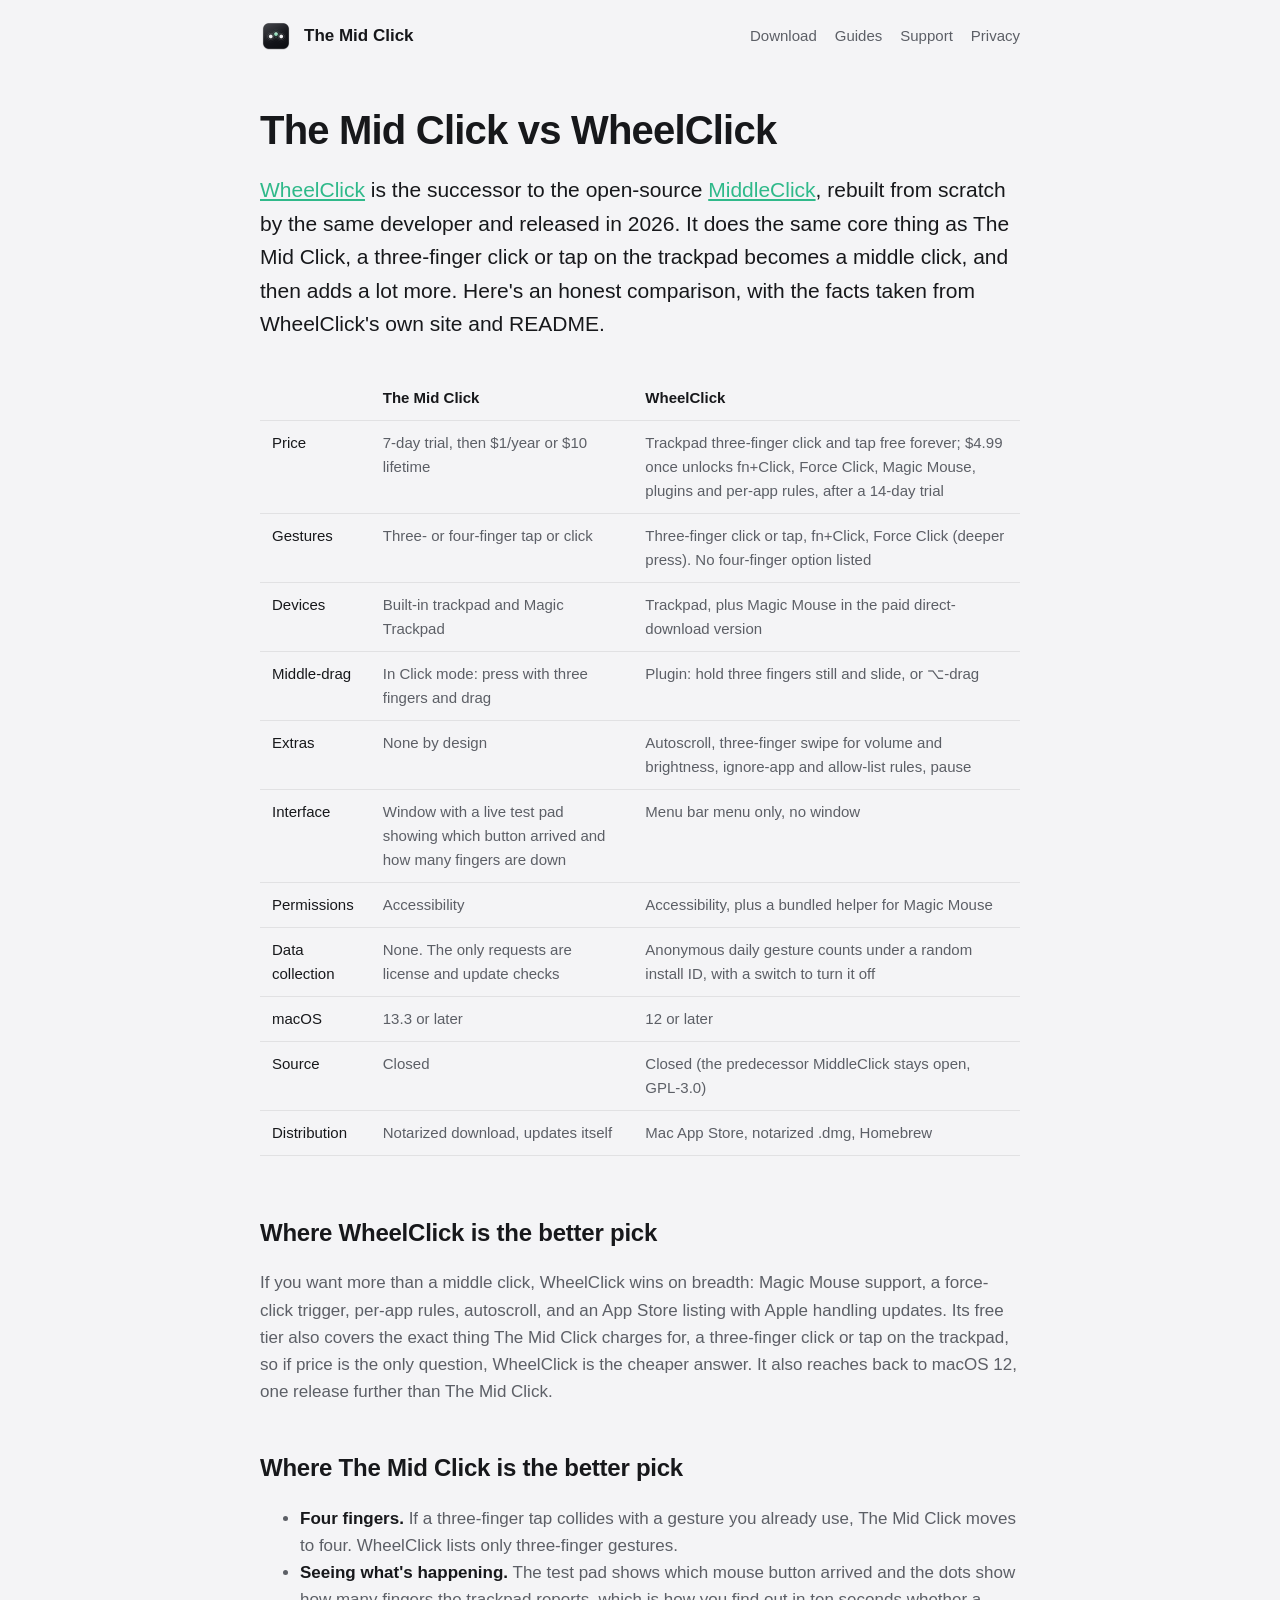
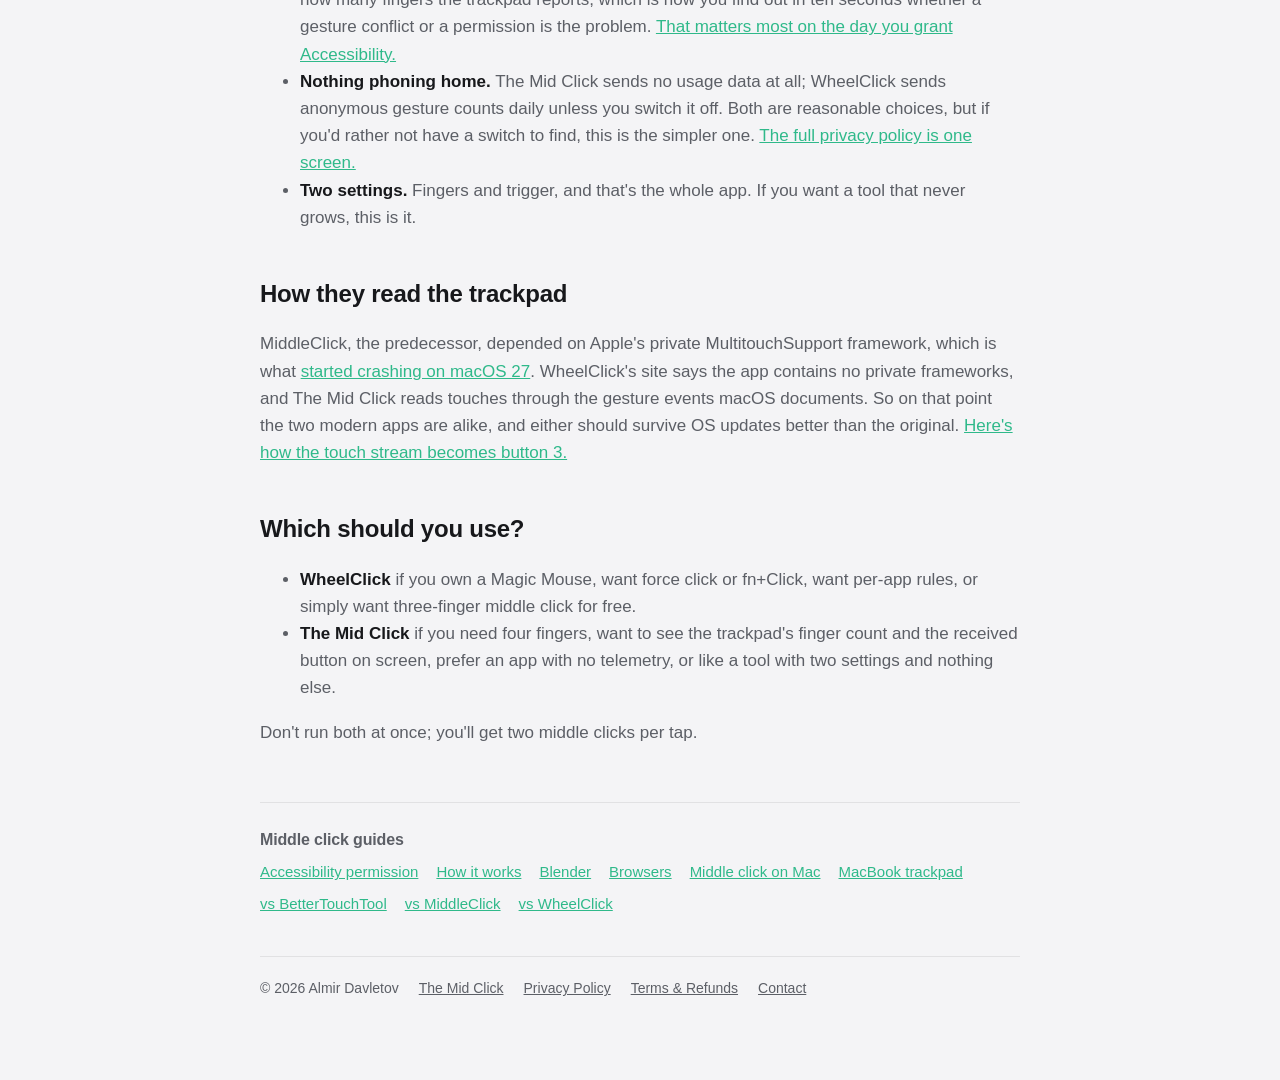
<file: the-mid-click-vs-wheelclick/index.html>
<!doctype html>
<html lang="en">
<head>
<meta charset="utf-8">
<meta name="viewport" content="width=device-width, initial-scale=1">
<title>The Mid Click vs WheelClick · The Mid Click</title>
<meta name="description" content="WheelClick is the closed-source successor to MiddleClick, free for trackpad three-finger click. How it compares with The Mid Click on price, gestures, privacy, macOS support and interface.">
<link rel="canonical" href="https://themidclick.com/the-mid-click-vs-wheelclick/">
<meta property="og:type" content="article">
<meta property="og:title" content="The Mid Click vs WheelClick">
<meta property="og:description" content="WheelClick is the closed-source successor to MiddleClick, free for trackpad three-finger click. How it compares with The Mid Click on price, gestures, privacy, macOS support and interface.">
<meta property="og:url" content="https://themidclick.com/the-mid-click-vs-wheelclick/">
<meta property="og:image" content="https://themidclick.com/hero.png">
<meta name="twitter:card" content="summary_large_image">


<link rel="icon" href="../icon.png">
<link rel="stylesheet" href="../style.css">
<script type="application/ld+json">{"@context": "https://schema.org", "@type": "TechArticle", "headline": "The Mid Click vs WheelClick", "description": "WheelClick is the closed-source successor to MiddleClick, free for trackpad three-finger click. How it compares with The Mid Click on price, gestures, privacy, macOS support and interface.", "datePublished": "2026-10-26", "dateModified": "2026-10-26", "author": {"@type": "Person", "name": "Almir Davletov"}, "mainEntityOfPage": "https://themidclick.com/the-mid-click-vs-wheelclick/", "about": {"@type": "SoftwareApplication", "name": "The Mid Click", "operatingSystem": "macOS 13.3 or later"}}</script>
</head>
<body>
<nav><img src="../icon.png" alt=""><a href="../">The Mid Click</a><span class="links"><a href="../#download">Download</a><a href="../#guides">Guides</a><a href="../#support">Support</a><a href="../privacy.html">Privacy</a></span></nav>
<main>
<h1>The Mid Click vs WheelClick</h1>
<p class="lead"><a href="https://wheelclick.app">WheelClick</a> is the successor to the open-source <a href="../the-mid-click-vs-middleclick/">MiddleClick</a>, rebuilt from scratch by the same developer and released in 2026. It does the same core thing as The Mid Click, a three-finger click or tap on the trackpad becomes a middle click, and then adds a lot more. Here's an honest comparison, with the facts taken from WheelClick's own site and README.</p>

<div class="table-wrap"><table>
  <tr><th></th><th>The Mid Click</th><th>WheelClick</th></tr>
  <tr><td>Price</td><td>7-day trial, then $1/year or $10 lifetime</td><td>Trackpad three-finger click and tap free forever; $4.99 once unlocks fn+Click, Force Click, Magic Mouse, plugins and per-app rules, after a 14-day trial</td></tr>
  <tr><td>Gestures</td><td>Three- or four-finger tap or click</td><td>Three-finger click or tap, fn+Click, Force Click (deeper press). No four-finger option listed</td></tr>
  <tr><td>Devices</td><td>Built-in trackpad and Magic Trackpad</td><td>Trackpad, plus Magic Mouse in the paid direct-download version</td></tr>
  <tr><td>Middle-drag</td><td>In Click mode: press with three fingers and drag</td><td>Plugin: hold three fingers still and slide, or ⌥-drag</td></tr>
  <tr><td>Extras</td><td>None by design</td><td>Autoscroll, three-finger swipe for volume and brightness, ignore-app and allow-list rules, pause</td></tr>
  <tr><td>Interface</td><td>Window with a live test pad showing which button arrived and how many fingers are down</td><td>Menu bar menu only, no window</td></tr>
  <tr><td>Permissions</td><td>Accessibility</td><td>Accessibility, plus a bundled helper for Magic Mouse</td></tr>
  <tr><td>Data collection</td><td>None. The only requests are license and update checks</td><td>Anonymous daily gesture counts under a random install ID, with a switch to turn it off</td></tr>
  <tr><td>macOS</td><td>13.3 or later</td><td>12 or later</td></tr>
  <tr><td>Source</td><td>Closed</td><td>Closed (the predecessor MiddleClick stays open, GPL-3.0)</td></tr>
  <tr><td>Distribution</td><td>Notarized download, updates itself</td><td>Mac App Store, notarized .dmg, Homebrew</td></tr>
</table></div>

<h2>Where WheelClick is the better pick</h2>
<p>If you want more than a middle click, WheelClick wins on breadth: Magic Mouse support, a force-click trigger, per-app rules, autoscroll, and an App Store listing with Apple handling updates. Its free tier also covers the exact thing The Mid Click charges for, a three-finger click or tap on the trackpad, so if price is the only question, WheelClick is the cheaper answer. It also reaches back to macOS 12, one release further than The Mid Click.</p>

<h2>Where The Mid Click is the better pick</h2>
<ul>
  <li><strong>Four fingers.</strong> If a three-finger tap collides with a gesture you already use, The Mid Click moves to four. WheelClick lists only three-finger gestures.</li>
  <li><strong>Seeing what's happening.</strong> The test pad shows which mouse button arrived and the dots show how many fingers the trackpad reports, which is how you find out in ten seconds whether a gesture conflict or a permission is the problem. <a href="../accessibility-permission/">That matters most on the day you grant Accessibility.</a></li>
  <li><strong>Nothing phoning home.</strong> The Mid Click sends no usage data at all; WheelClick sends anonymous gesture counts daily unless you switch it off. Both are reasonable choices, but if you'd rather not have a switch to find, this is the simpler one. <a href="../privacy.html">The full privacy policy is one screen.</a></li>
  <li><strong>Two settings.</strong> Fingers and trigger, and that's the whole app. If you want a tool that never grows, this is it.</li>
</ul>

<h2>How they read the trackpad</h2>
<p>MiddleClick, the predecessor, depended on Apple's private MultitouchSupport framework, which is what <a href="../the-mid-click-vs-middleclick/">started crashing on macOS 27</a>. WheelClick's site says the app contains no private frameworks, and The Mid Click reads touches through the gesture events macOS documents. So on that point the two modern apps are alike, and either should survive OS updates better than the original. <a href="../how-middle-click-works-on-macos/">Here's how the touch stream becomes button 3.</a></p>

<h2>Which should you use?</h2>
<ul>
  <li><strong>WheelClick</strong> if you own a Magic Mouse, want force click or fn+Click, want per-app rules, or simply want three-finger middle click for free.</li>
  <li><strong>The Mid Click</strong> if you need four fingers, want to see the trackpad's finger count and the received button on screen, prefer an app with no telemetry, or like a tool with two settings and nothing else.</li>
</ul>
<p>Don't run both at once; you'll get two middle clicks per tap.</p>

</main>
<aside class="more"><h2>Middle click guides</h2><ul><li><a href="../accessibility-permission/">Accessibility permission</a></li><li><a href="../how-middle-click-works-on-macos/">How it works</a></li><li><a href="../middle-click-blender-mac/">Blender</a></li><li><a href="../middle-click-browser-mac/">Browsers</a></li><li><a href="../middle-click-mac/">Middle click on Mac</a></li><li><a href="../middle-click-macbook-trackpad/">MacBook trackpad</a></li><li><a href="../the-mid-click-vs-bettertouchtool/">vs BetterTouchTool</a></li><li><a href="../the-mid-click-vs-middleclick/">vs MiddleClick</a></li><li><a href="../the-mid-click-vs-wheelclick/">vs WheelClick</a></li></ul></aside>
<footer><span>© 2026 Almir Davletov</span><a href="../">The Mid Click</a><a href="../privacy.html">Privacy Policy</a><a href="../terms.html">Terms &amp; Refunds</a><a href="mailto:davletovalmir@gmail.com">Contact</a></footer>
</body>
</html>
</file>
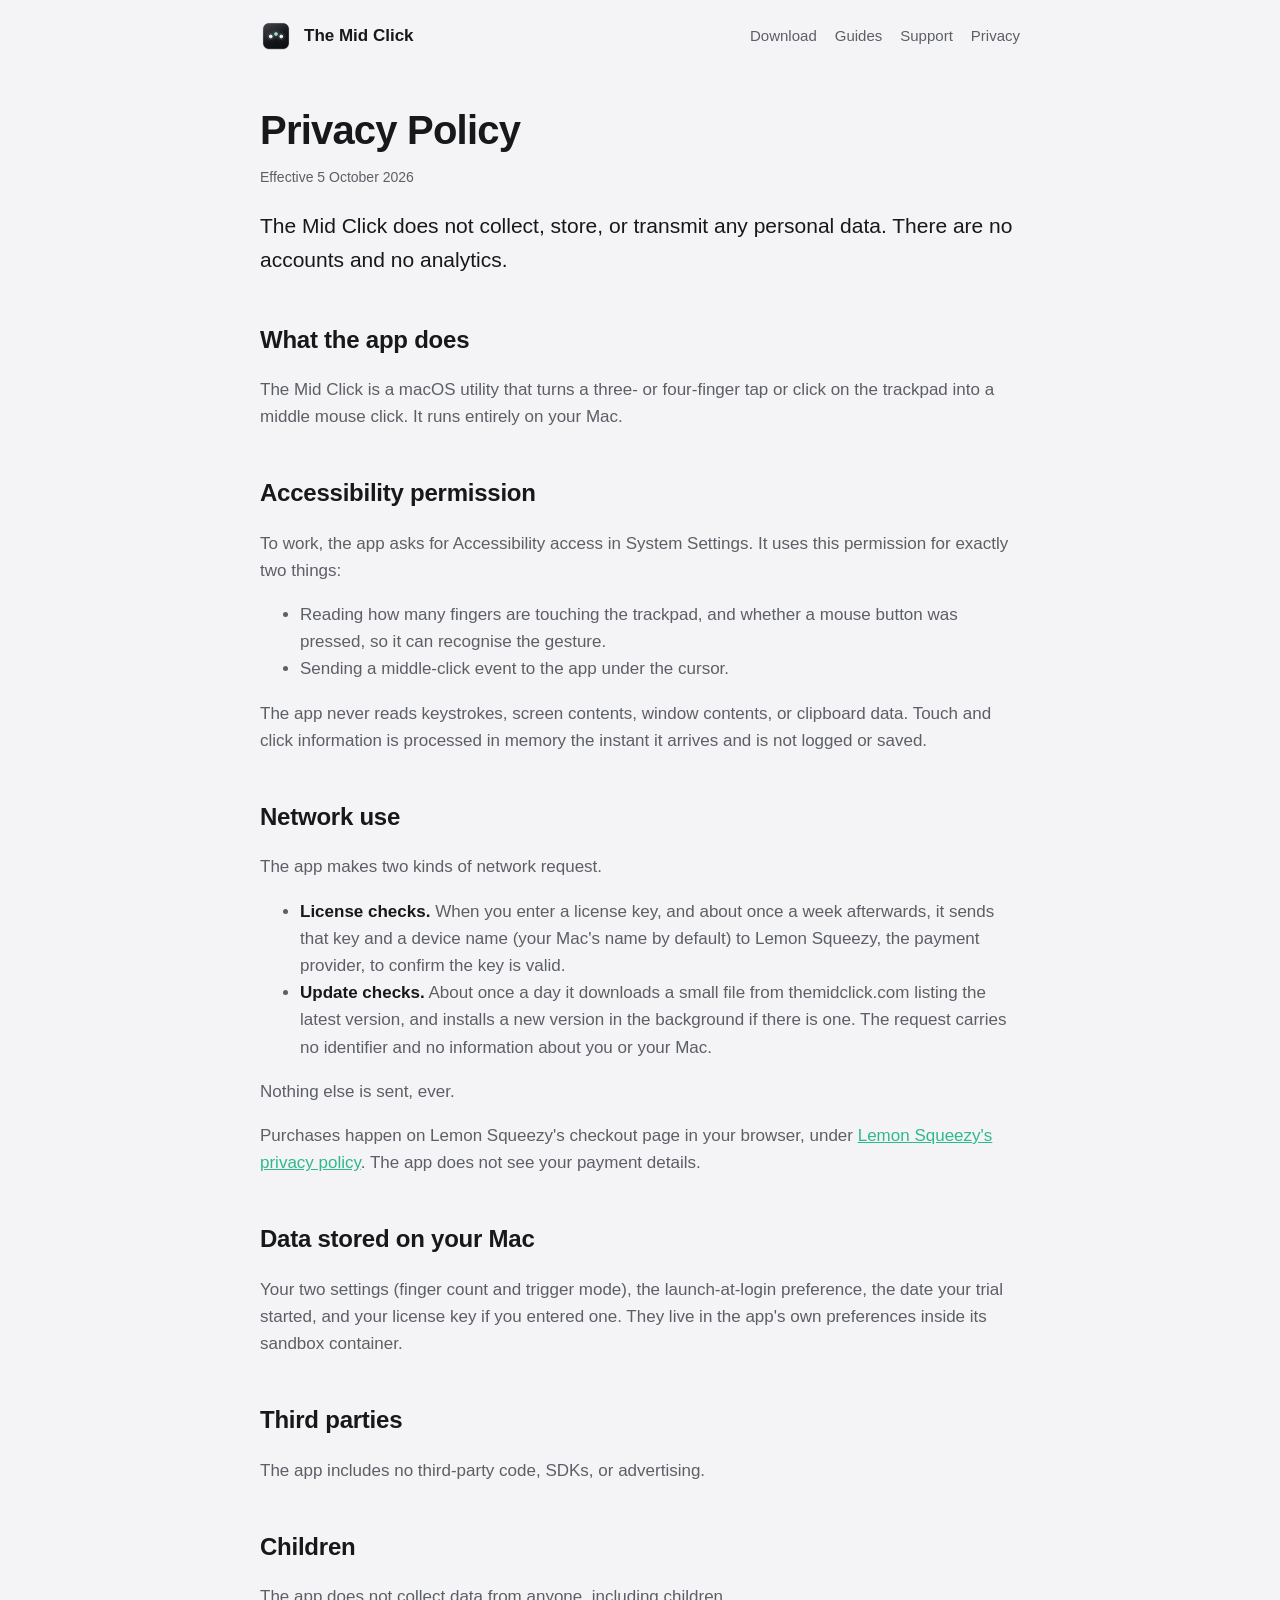
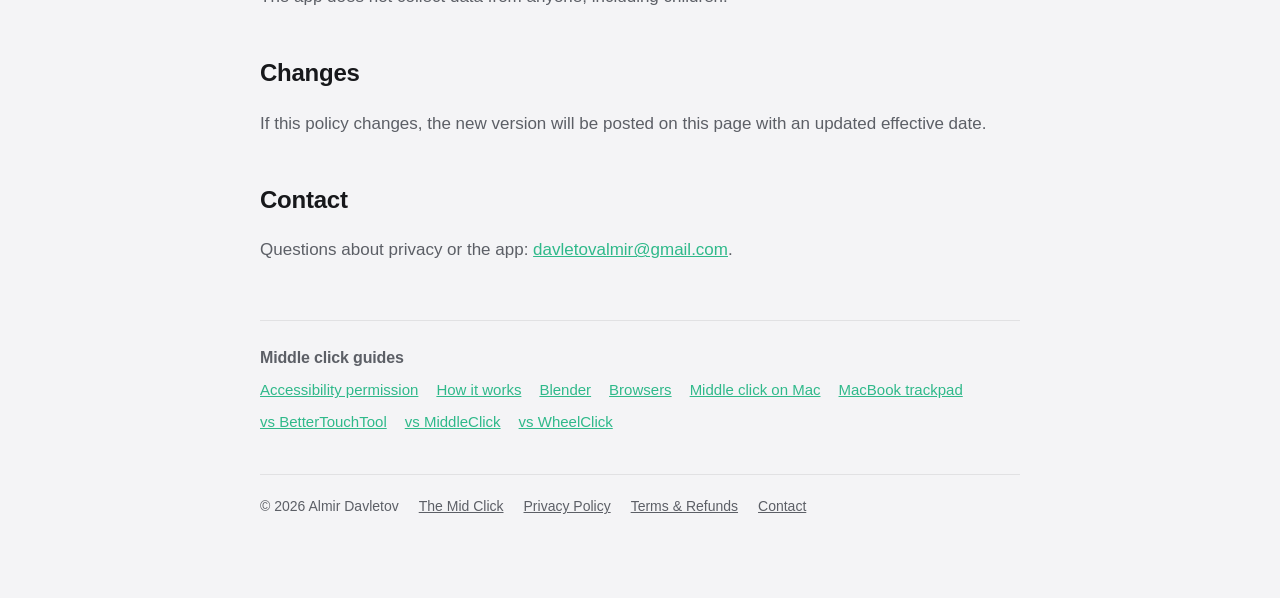
<file: privacy.html>
<!doctype html>
<html lang="en">
<head>
<meta charset="utf-8">
<meta name="viewport" content="width=device-width, initial-scale=1">
<title>Privacy Policy · The Mid Click</title>
<meta name="description" content="The Mid Click collects no personal data. What the Accessibility permission is used for, and the one network request the app makes.">
<link rel="canonical" href="https://themidclick.com/privacy.html">
<meta property="og:type" content="website">
<meta property="og:title" content="Privacy Policy">
<meta property="og:description" content="The Mid Click collects no personal data. What the Accessibility permission is used for, and the one network request the app makes.">
<meta property="og:url" content="https://themidclick.com/privacy.html">
<meta property="og:image" content="https://themidclick.com/hero.png">
<meta name="twitter:card" content="summary_large_image">


<link rel="icon" href="icon.png">
<link rel="stylesheet" href="style.css">
<script type="application/ld+json">{"@context": "https://schema.org", "@type": "SoftwareApplication", "name": "The Mid Click", "operatingSystem": "macOS 13.3 or later", "applicationCategory": "UtilitiesApplication", "description": "The Mid Click collects no personal data. What the Accessibility permission is used for, and the one network request the app makes.", "url": "https://themidclick.com/", "downloadUrl": "https://github.com/davletovalmir/the-mid-click/releases/latest/download/TheMidClick.zip", "softwareVersion": "1.0.11", "author": {"@type": "Person", "name": "Almir Davletov"}, "offers": [{"@type": "Offer", "price": "1.00", "priceCurrency": "USD", "name": "Yearly", "description": "7-day free trial, then $1 per year"}, {"@type": "Offer", "price": "10.00", "priceCurrency": "USD", "name": "Lifetime"}]}</script>
</head>
<body>
<nav><img src="icon.png" alt=""><a href="">The Mid Click</a><span class="links"><a href="#download">Download</a><a href="#guides">Guides</a><a href="#support">Support</a><a href="privacy.html">Privacy</a></span></nav>
<main>
<h1>Privacy Policy</h1>
<p class="meta">Effective 5 October 2026</p>

<p class="lead">The Mid Click does not collect, store, or transmit any personal data. There are no accounts and no analytics.</p>

<h2>What the app does</h2>
<p>The Mid Click is a macOS utility that turns a three- or four-finger tap or click on the trackpad into a middle mouse click. It runs entirely on your Mac.</p>

<h2>Accessibility permission</h2>
<p>To work, the app asks for Accessibility access in System Settings. It uses this permission for exactly two things:</p>
<ul>
  <li>Reading how many fingers are touching the trackpad, and whether a mouse button was pressed, so it can recognise the gesture.</li>
  <li>Sending a middle-click event to the app under the cursor.</li>
</ul>
<p>The app never reads keystrokes, screen contents, window contents, or clipboard data. Touch and click information is processed in memory the instant it arrives and is not logged or saved.</p>

<h2>Network use</h2>
<p>The app makes two kinds of network request.</p>
<ul>
  <li><strong>License checks.</strong> When you enter a license key, and about once a week afterwards, it sends that key and a device name (your Mac's name by default) to Lemon Squeezy, the payment provider, to confirm the key is valid.</li>
  <li><strong>Update checks.</strong> About once a day it downloads a small file from themidclick.com listing the latest version, and installs a new version in the background if there is one. The request carries no identifier and no information about you or your Mac.</li>
</ul>
<p>Nothing else is sent, ever.</p>
<p>Purchases happen on Lemon Squeezy's checkout page in your browser, under <a href="https://www.lemonsqueezy.com/privacy">Lemon Squeezy's privacy policy</a>. The app does not see your payment details.</p>

<h2>Data stored on your Mac</h2>
<p>Your two settings (finger count and trigger mode), the launch-at-login preference, the date your trial started, and your license key if you entered one. They live in the app's own preferences inside its sandbox container.</p>

<h2>Third parties</h2>
<p>The app includes no third-party code, SDKs, or advertising.</p>

<h2>Children</h2>
<p>The app does not collect data from anyone, including children.</p>

<h2>Changes</h2>
<p>If this policy changes, the new version will be posted on this page with an updated effective date.</p>

<h2>Contact</h2>
<p>Questions about privacy or the app: <a href="mailto:davletovalmir@gmail.com">davletovalmir@gmail.com</a>.</p>

</main>
<aside class="more"><h2>Middle click guides</h2><ul><li><a href="accessibility-permission/">Accessibility permission</a></li><li><a href="how-middle-click-works-on-macos/">How it works</a></li><li><a href="middle-click-blender-mac/">Blender</a></li><li><a href="middle-click-browser-mac/">Browsers</a></li><li><a href="middle-click-mac/">Middle click on Mac</a></li><li><a href="middle-click-macbook-trackpad/">MacBook trackpad</a></li><li><a href="the-mid-click-vs-bettertouchtool/">vs BetterTouchTool</a></li><li><a href="the-mid-click-vs-middleclick/">vs MiddleClick</a></li><li><a href="the-mid-click-vs-wheelclick/">vs WheelClick</a></li></ul></aside>
<footer><span>© 2026 Almir Davletov</span><a href="">The Mid Click</a><a href="privacy.html">Privacy Policy</a><a href="terms.html">Terms &amp; Refunds</a><a href="mailto:davletovalmir@gmail.com">Contact</a></footer>
</body>
</html>
</file>
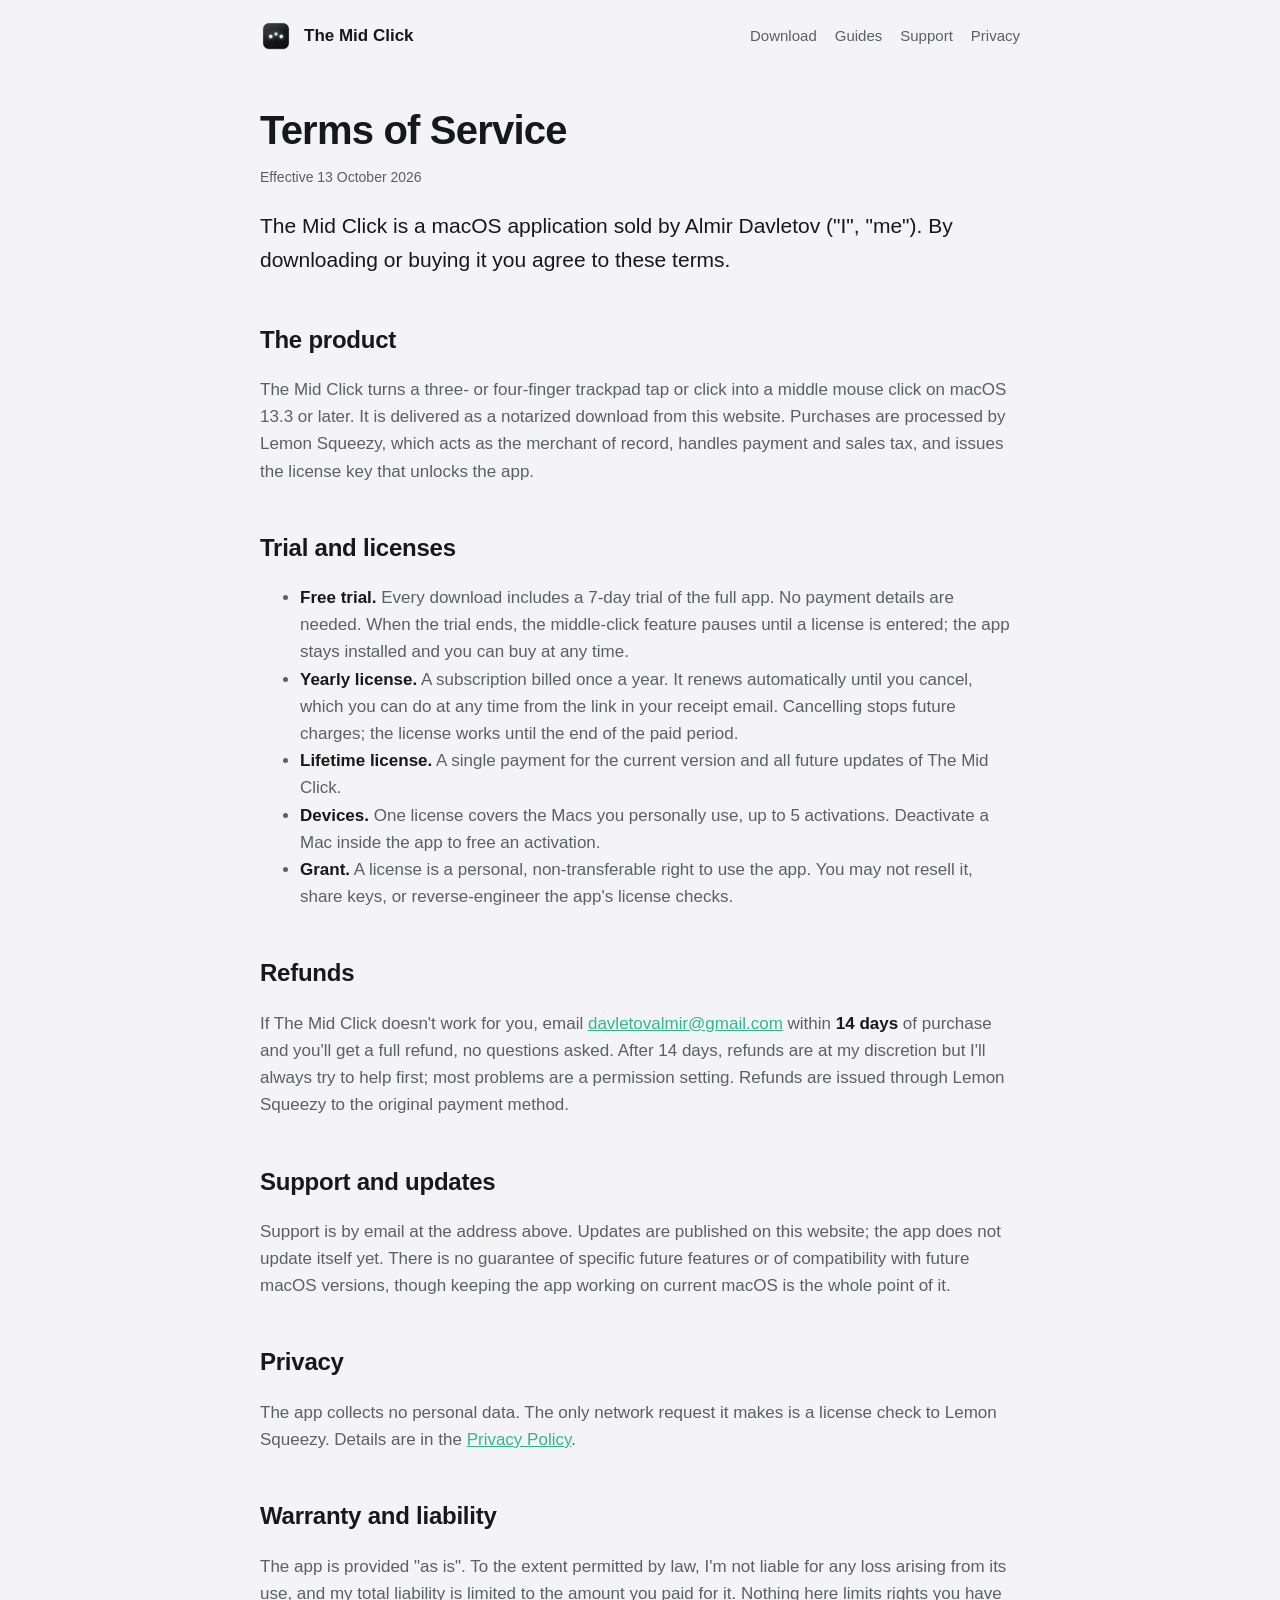
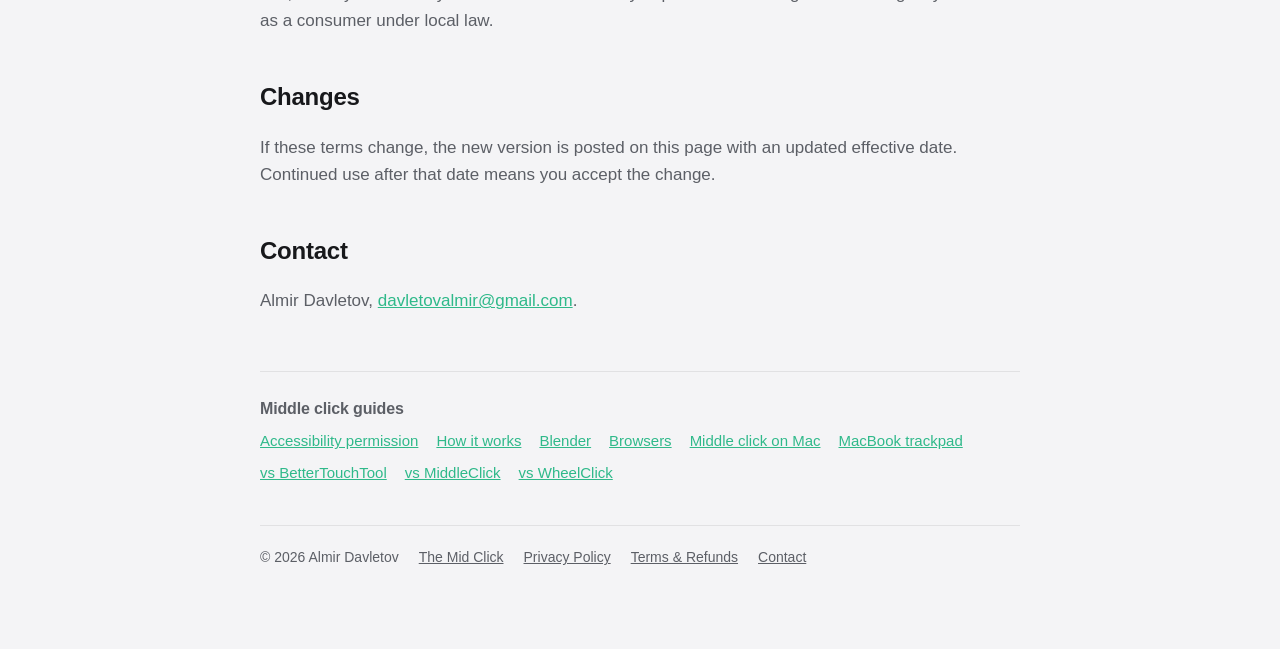
<file: terms.html>
<!doctype html>
<html lang="en">
<head>
<meta charset="utf-8">
<meta name="viewport" content="width=device-width, initial-scale=1">
<title>Terms of Service · The Mid Click</title>
<meta name="description" content="Terms for using and buying The Mid Click: licence, trial, subscriptions, refunds, and support.">
<link rel="canonical" href="https://themidclick.com/terms.html">
<meta property="og:type" content="website">
<meta property="og:title" content="Terms of Service">
<meta property="og:description" content="Terms for using and buying The Mid Click: licence, trial, subscriptions, refunds, and support.">
<meta property="og:url" content="https://themidclick.com/terms.html">
<meta property="og:image" content="https://themidclick.com/hero.png">
<meta name="twitter:card" content="summary_large_image">


<link rel="icon" href="icon.png">
<link rel="stylesheet" href="style.css">
<script type="application/ld+json">{"@context": "https://schema.org", "@type": "SoftwareApplication", "name": "The Mid Click", "operatingSystem": "macOS 13.3 or later", "applicationCategory": "UtilitiesApplication", "description": "Terms for using and buying The Mid Click: licence, trial, subscriptions, refunds, and support.", "url": "https://themidclick.com/", "downloadUrl": "https://github.com/davletovalmir/the-mid-click/releases/latest/download/TheMidClick.zip", "softwareVersion": "1.0.11", "author": {"@type": "Person", "name": "Almir Davletov"}, "offers": [{"@type": "Offer", "price": "1.00", "priceCurrency": "USD", "name": "Yearly", "description": "7-day free trial, then $1 per year"}, {"@type": "Offer", "price": "10.00", "priceCurrency": "USD", "name": "Lifetime"}]}</script>
</head>
<body>
<nav><img src="icon.png" alt=""><a href="">The Mid Click</a><span class="links"><a href="#download">Download</a><a href="#guides">Guides</a><a href="#support">Support</a><a href="privacy.html">Privacy</a></span></nav>
<main>
<h1>Terms of Service</h1>
<p class="meta">Effective 13 October 2026</p>

<p class="lead">The Mid Click is a macOS application sold by Almir Davletov ("I", "me"). By downloading or buying it you agree to these terms.</p>

<h2>The product</h2>
<p>The Mid Click turns a three- or four-finger trackpad tap or click into a middle mouse click on macOS 13.3 or later. It is delivered as a notarized download from this website. Purchases are processed by Lemon Squeezy, which acts as the merchant of record, handles payment and sales tax, and issues the license key that unlocks the app.</p>

<h2>Trial and licenses</h2>
<ul>
  <li><strong>Free trial.</strong> Every download includes a 7-day trial of the full app. No payment details are needed. When the trial ends, the middle-click feature pauses until a license is entered; the app stays installed and you can buy at any time.</li>
  <li><strong>Yearly license.</strong> A subscription billed once a year. It renews automatically until you cancel, which you can do at any time from the link in your receipt email. Cancelling stops future charges; the license works until the end of the paid period.</li>
  <li><strong>Lifetime license.</strong> A single payment for the current version and all future updates of The Mid Click.</li>
  <li><strong>Devices.</strong> One license covers the Macs you personally use, up to 5 activations. Deactivate a Mac inside the app to free an activation.</li>
  <li><strong>Grant.</strong> A license is a personal, non-transferable right to use the app. You may not resell it, share keys, or reverse-engineer the app's license checks.</li>
</ul>

<h2>Refunds</h2>
<p>If The Mid Click doesn't work for you, email <a href="mailto:davletovalmir@gmail.com">davletovalmir@gmail.com</a> within <strong>14 days</strong> of purchase and you'll get a full refund, no questions asked. After 14 days, refunds are at my discretion but I'll always try to help first; most problems are a permission setting. Refunds are issued through Lemon Squeezy to the original payment method.</p>

<h2>Support and updates</h2>
<p>Support is by email at the address above. Updates are published on this website; the app does not update itself yet. There is no guarantee of specific future features or of compatibility with future macOS versions, though keeping the app working on current macOS is the whole point of it.</p>

<h2>Privacy</h2>
<p>The app collects no personal data. The only network request it makes is a license check to Lemon Squeezy. Details are in the <a href="privacy.html">Privacy Policy</a>.</p>

<h2>Warranty and liability</h2>
<p>The app is provided "as is". To the extent permitted by law, I'm not liable for any loss arising from its use, and my total liability is limited to the amount you paid for it. Nothing here limits rights you have as a consumer under local law.</p>

<h2>Changes</h2>
<p>If these terms change, the new version is posted on this page with an updated effective date. Continued use after that date means you accept the change.</p>

<h2>Contact</h2>
<p>Almir Davletov, <a href="mailto:davletovalmir@gmail.com">davletovalmir@gmail.com</a>.</p>

</main>
<aside class="more"><h2>Middle click guides</h2><ul><li><a href="accessibility-permission/">Accessibility permission</a></li><li><a href="how-middle-click-works-on-macos/">How it works</a></li><li><a href="middle-click-blender-mac/">Blender</a></li><li><a href="middle-click-browser-mac/">Browsers</a></li><li><a href="middle-click-mac/">Middle click on Mac</a></li><li><a href="middle-click-macbook-trackpad/">MacBook trackpad</a></li><li><a href="the-mid-click-vs-bettertouchtool/">vs BetterTouchTool</a></li><li><a href="the-mid-click-vs-middleclick/">vs MiddleClick</a></li><li><a href="the-mid-click-vs-wheelclick/">vs WheelClick</a></li></ul></aside>
<footer><span>© 2026 Almir Davletov</span><a href="">The Mid Click</a><a href="privacy.html">Privacy Policy</a><a href="terms.html">Terms &amp; Refunds</a><a href="mailto:davletovalmir@gmail.com">Contact</a></footer>
</body>
</html>
</file>
<file: style.css>
:root {
  --bg: #f4f4f6; --bg2: #ffffff; --fg: #17181b; --fg2: #5c5f66; --hair: rgba(0,0,0,.08);
  --mint: #2fb98a; --mint-bg: rgba(47,185,138,.12); --card: #ffffff;
}
@media (prefers-color-scheme: dark) {
  :root { --bg: #131417; --bg2: #1a1b1f; --fg: #f2f2f4; --fg2: rgba(242,242,244,.62); --hair: rgba(255,255,255,.09); --mint: #8fdcb8; --mint-bg: rgba(143,220,184,.12); --card: #1c1d22; }
}
* { box-sizing: border-box; }
html { color-scheme: light dark; }
body {
  margin: 0; background: var(--bg); color: var(--fg);
  font: 17px/1.6 -apple-system, BlinkMacSystemFont, "SF Pro Text", "Helvetica Neue", Helvetica, Arial, sans-serif;
  -webkit-font-smoothing: antialiased;
  padding-block: 0 80px; padding-inline: 20px;
}
nav { max-width: 760px; margin: 0 auto; display: flex; align-items: center; gap: 12px; height: 72px; }
nav img { width: 32px; height: 32px; }
nav a { color: var(--fg); text-decoration: none; font-weight: 600; }
nav .links { margin-left: auto; display: flex; gap: 18px; flex-wrap: wrap; justify-content: flex-end; }
nav .links a { color: var(--fg2); font-weight: 500; font-size: 15px; }
main, aside.more { max-width: 760px; margin: 0 auto; }
h1 { font-size: 40px; line-height: 1.1; letter-spacing: -.02em; margin: 36px 0 12px; text-wrap: balance; }
h2 { font-size: 24px; margin: 44px 0 10px; letter-spacing: -.01em; }
h3 { font-size: 18px; margin: 26px 0 6px; }
p, li { color: var(--fg2); }
p.lead { font-size: 21px; color: var(--fg); }
a { color: var(--mint); }
strong { color: var(--fg); }
.hero { margin: 26px 0 8px; border-radius: 14px; overflow: hidden; box-shadow: 0 30px 60px -30px rgba(0,0,0,.5), 0 0 0 1px var(--hair); }
.hero img { display: block; width: 100%; height: auto; }
.facts { background: var(--card); border: 1px solid var(--hair); border-radius: 14px; padding: 6px 20px; margin: 18px 0; }
.facts dl { display: grid; grid-template-columns: 130px 1fr; gap: 6px 14px; margin: 12px 0; }
.facts dt { color: var(--fg2); font-size: 15px; } .facts dd { margin: 0; color: var(--fg); font-size: 15px; }
.card { background: var(--card); border: 1px solid var(--hair); border-radius: 14px; padding: 18px 20px; margin: 14px 0; }
.card h3 { margin: 0 0 6px; font-size: 17px; }
.card p { margin: 0; font-size: 15px; }
.cta { display: inline-flex; align-items: center; gap: 10px; background: var(--fg); color: var(--bg); text-decoration: none; font-weight: 600; padding: 12px 20px; border-radius: 12px; margin: 10px 12px 10px 0; }
.cta.secondary { background: var(--mint-bg); color: var(--fg); border: 1px solid var(--hair); }
.meta { font-size: 14px; color: var(--fg2); }
.pricing { display: grid; grid-template-columns: repeat(auto-fit, minmax(220px, 1fr)); gap: 14px; margin: 14px 0; }
.price { background: var(--card); border: 1px solid var(--hair); border-radius: 14px; padding: 18px 20px; }
.price b { display: block; font-size: 30px; letter-spacing: -.02em; color: var(--fg); }
.price span { font-size: 14px; color: var(--fg2); }
table { border-collapse: collapse; width: 100%; margin: 14px 0; font-size: 15px; }
th, td { text-align: left; padding: 10px 12px; border-bottom: 1px solid var(--hair); vertical-align: top; }
th { color: var(--fg); font-weight: 600; } td { color: var(--fg2); } td:first-child { color: var(--fg); }
.table-wrap { overflow-x: auto; }
pre, code { font: 14px ui-monospace, SFMono-Regular, Menlo, monospace; }
code { background: var(--bg2); border: 1px solid var(--hair); border-radius: 6px; padding: 1px 6px; }
pre { background: var(--card); border: 1px solid var(--hair); border-radius: 12px; padding: 16px 18px; overflow-x: auto; color: var(--fg); line-height: 1.5; }
pre code { background: none; border: 0; padding: 0; }
.flow { display: grid; gap: 8px; margin: 16px 0; }
.flow div { background: var(--card); border: 1px solid var(--hair); border-radius: 10px; padding: 10px 14px; font-size: 15px; color: var(--fg); }
.flow div + div::before { content: "↓"; display: block; color: var(--mint); margin: -22px 0 6px; }
kbd { font: 13px -apple-system, system-ui, sans-serif; background: var(--bg2); border: 1px solid var(--hair); border-bottom-width: 2px; border-radius: 6px; padding: 1px 6px; color: var(--fg); }
aside.more { margin-top: 56px; padding-top: 24px; border-top: 1px solid var(--hair); }
aside.more h2 { font-size: 16px; margin: 0 0 8px; color: var(--fg2); }
aside.more ul { margin: 0; padding: 0; list-style: none; display: flex; flex-wrap: wrap; gap: 8px 18px; font-size: 15px; }
footer { max-width: 760px; margin: 40px auto 0; padding-top: 20px; border-top: 1px solid var(--hair); font-size: 14px; color: var(--fg2); display: flex; gap: 20px; flex-wrap: wrap; }
footer a { color: var(--fg2); }
</file>
